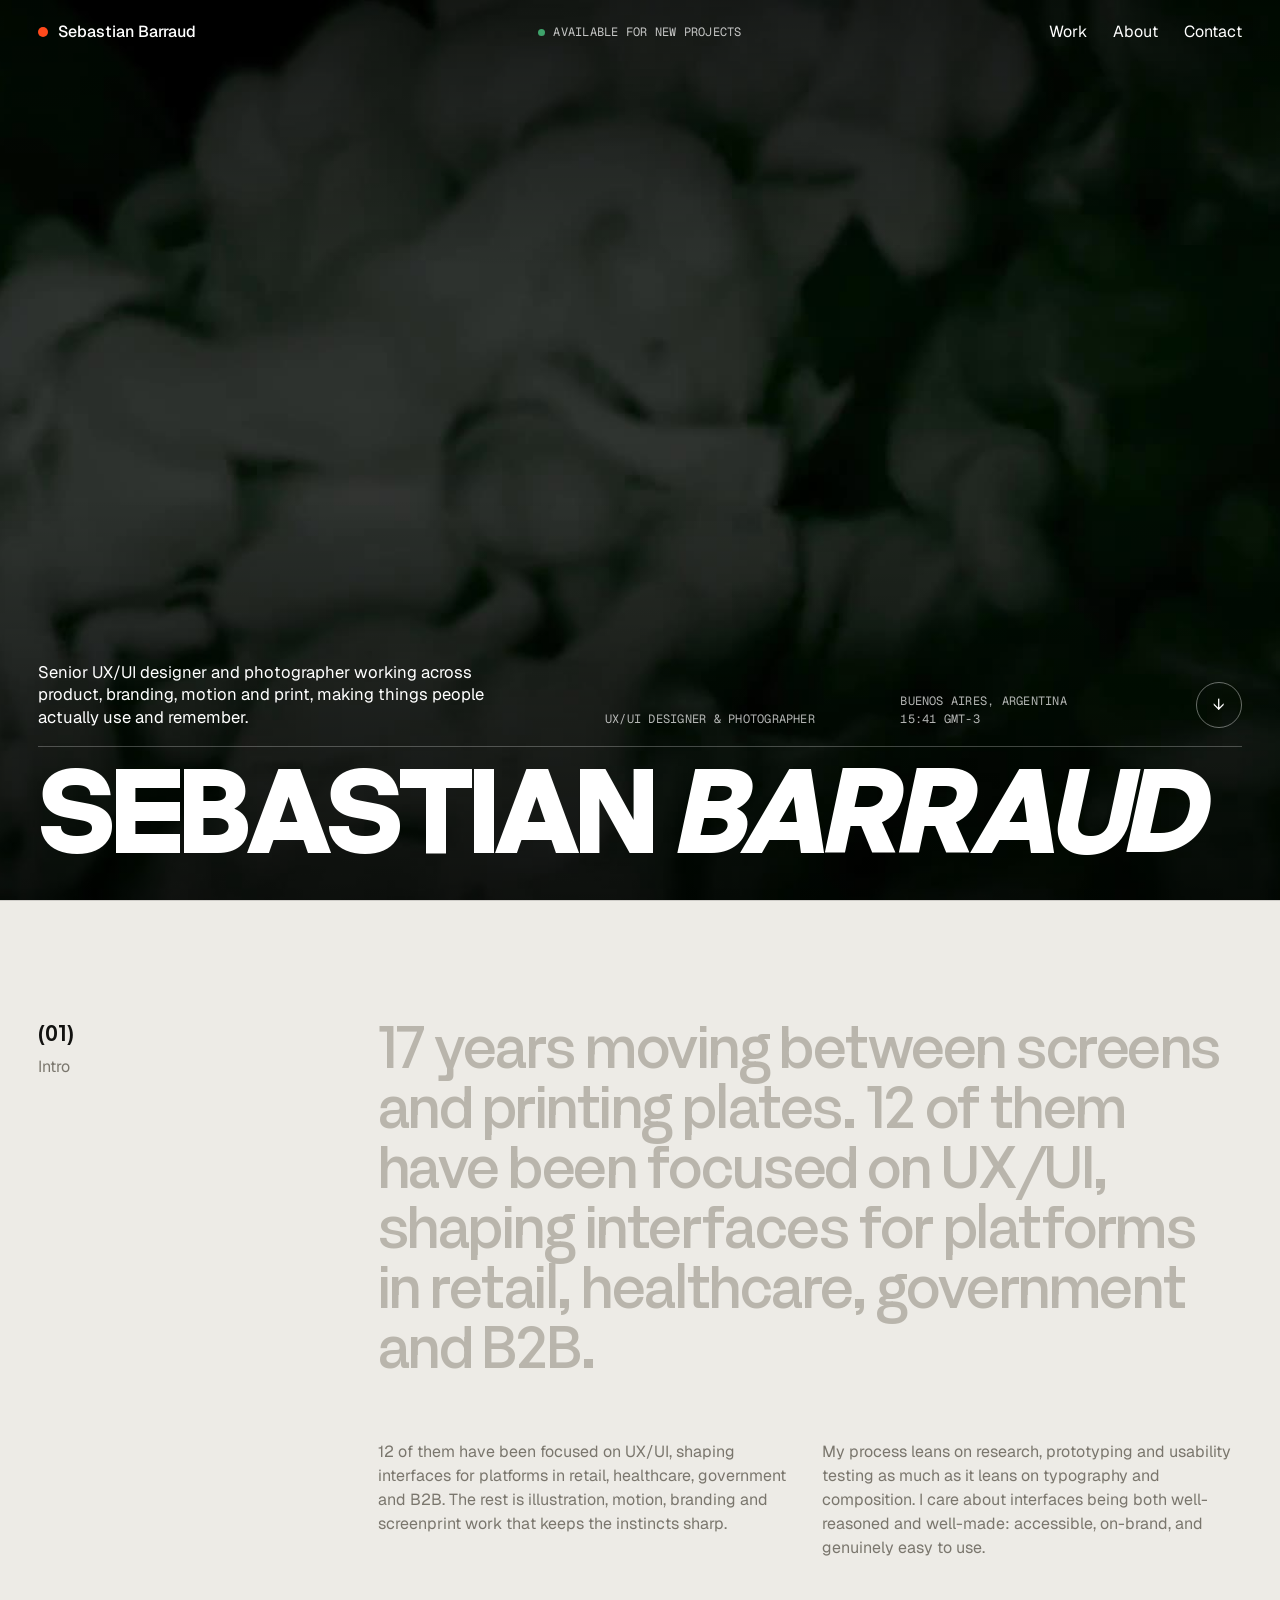
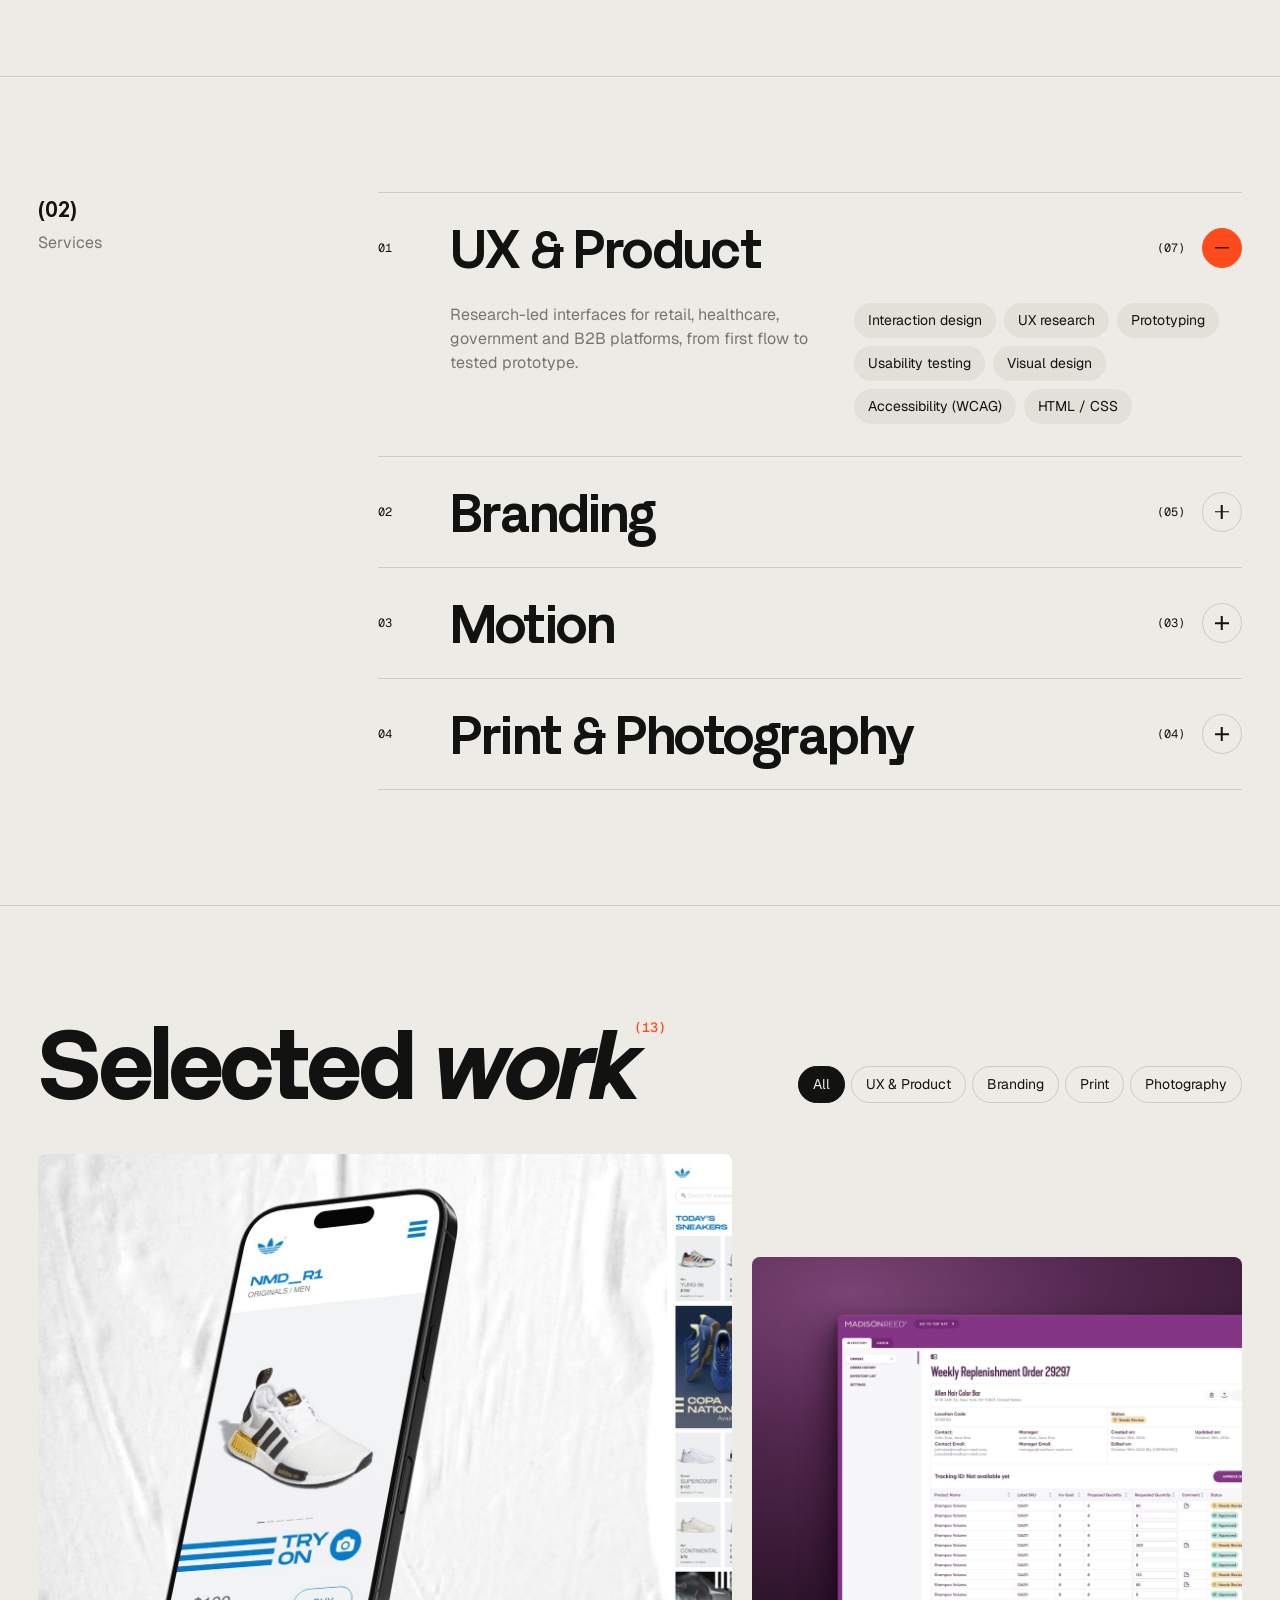
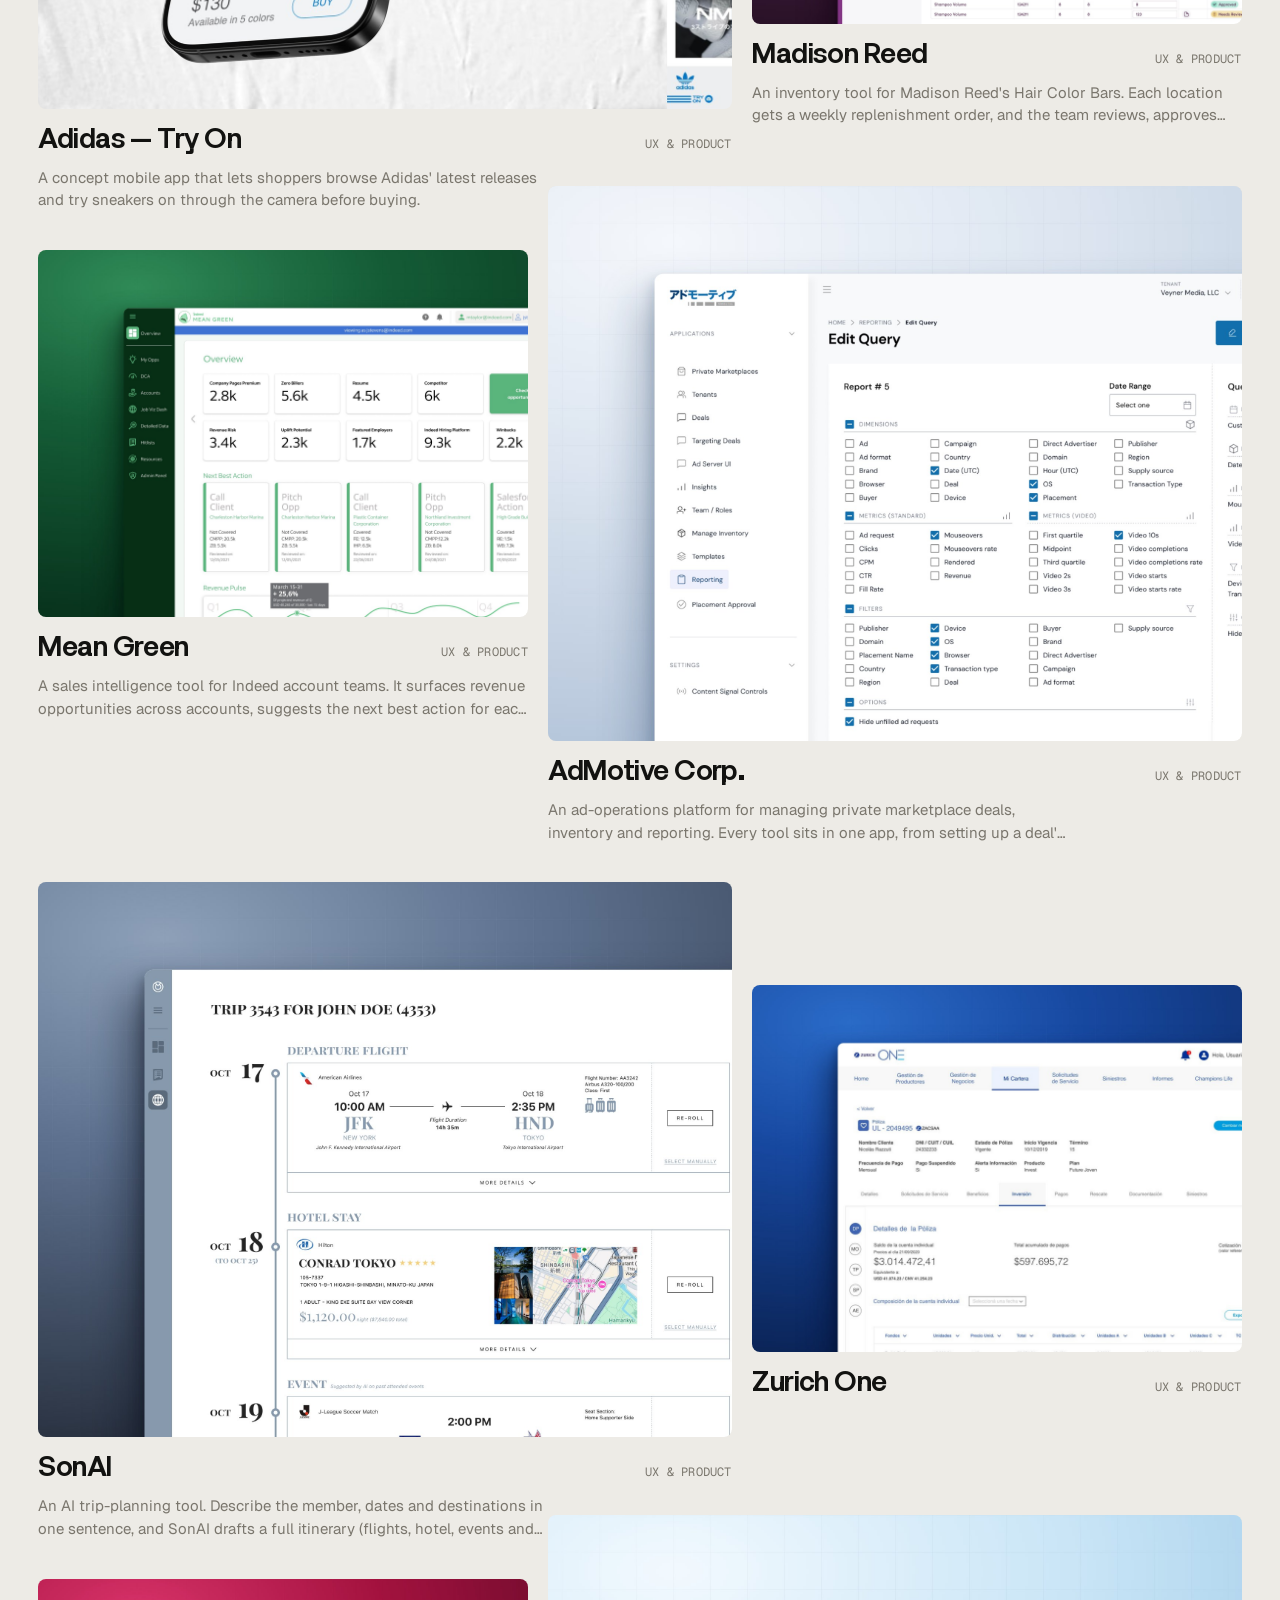
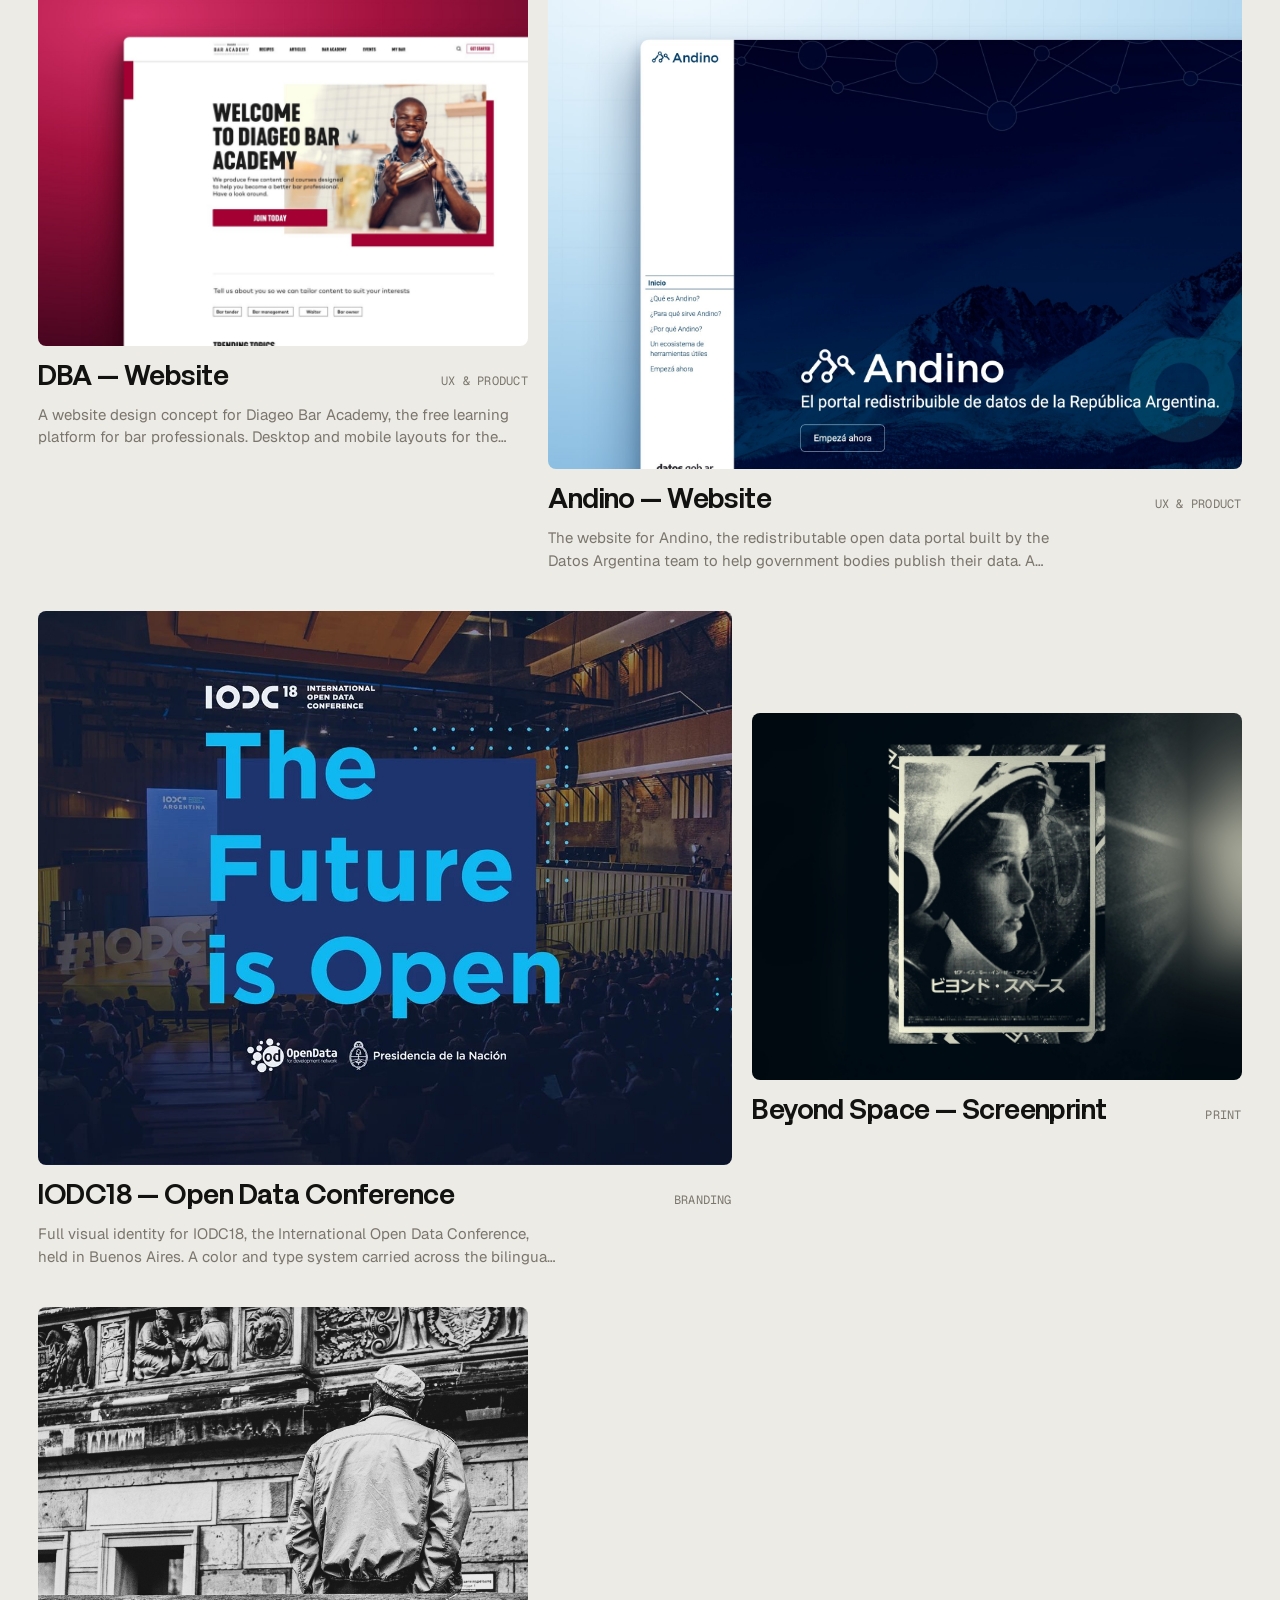
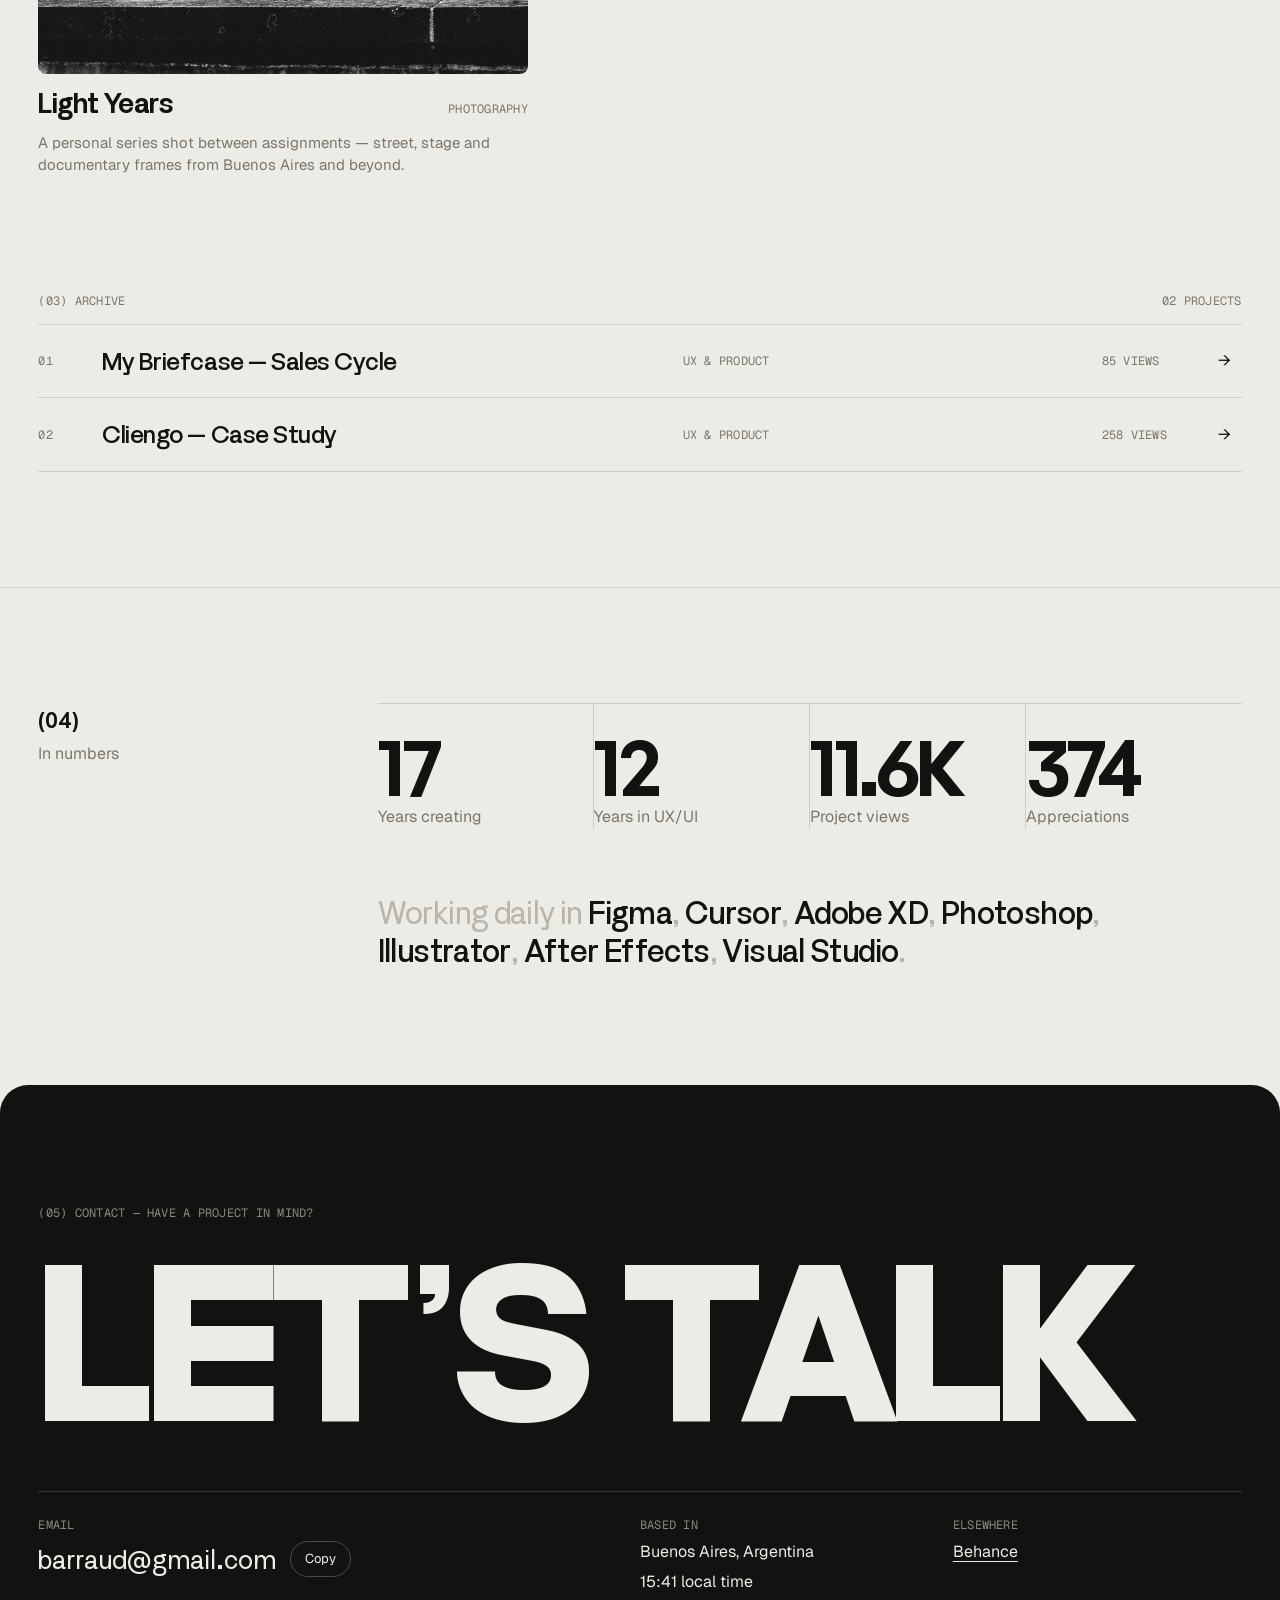
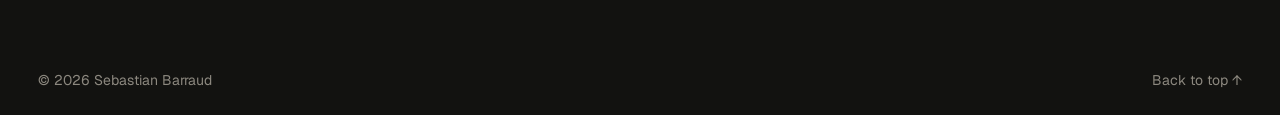
<file: index.html>
<!DOCTYPE html>
<html lang="en">
<head>
<meta charset="UTF-8">
<meta name="viewport" content="width=device-width, initial-scale=1">
<title>Sebastian Barraud — UX/UI Designer & Photographer</title>
<meta name="description" content="Sebastian Barraud is a senior UX/UI designer and photographer in Buenos Aires. Product design, branding, motion and print.">
<meta property="og:type" content="website">
<meta property="og:title" content="Sebastian Barraud — UX/UI Designer & Photographer">
<meta property="og:description" content="Product design, branding, motion and print. Buenos Aires, Argentina.">
<meta name="theme-color" content="#F1EFEA" media="(prefers-color-scheme: light)">
<meta name="theme-color" content="#0F0F0E" media="(prefers-color-scheme: dark)">
<link rel="icon" href="data:image/svg+xml,%3Csvg xmlns='http://www.w3.org/2000/svg' viewBox='0 0 32 32'%3E%3Crect width='32' height='32' rx='16' fill='%23121210'/%3E%3Ccircle cx='16' cy='16' r='6' fill='%23FF4A1C'/%3E%3C/svg%3E">
<!--
  HOMEPAGE — "Paper" design with the full-bleed header

  Same structure as td-alexfolio (hero → intro → services → projects →
  numbers → contact) but in your current light palette and your own
  Artific display face. The name straddles the bottom edge of the hero
  reel, the intro lights up word by word as you scroll, services are an
  accordion, and the work grid is asymmetric with category filters.

  Reads your real content from data/site.js and data/projects.js.
  Project case studies open on work.html#/work/<slug>.
  Project cards open the case study on your current site.
-->
<link rel="preconnect" href="https://fonts.googleapis.com">
<link rel="preconnect" href="https://fonts.gstatic.com" crossorigin>
<link href="https://fonts.googleapis.com/css2?family=Geist:wght@300..700&family=Geist+Mono:wght@400..600&display=swap" rel="stylesheet">
<link rel="preload" href="fonts/Artific-Variable.woff2" as="font" type="font/woff2" crossorigin>
<style>
@font-face{font-family:'Artific';src:url('fonts/Artific-Variable.woff2') format('woff2');font-weight:100 900;font-display:swap}
:root{
  --bg:#EDEBE6;
  --bg-2:#E3E0D9;
  --ink:#121210;
  --muted:#7A766D;
  --faint:#B9B5AC;
  --line:rgba(18,18,16,.14);
  --accent:#FF4A1C;
  --display:'Artific','Archivo','Helvetica Neue',Arial,sans-serif;
  --obli:"obli" 3.5467;
  --sans:'Geist',system-ui,-apple-system,'Segoe UI',sans-serif;
  --mono:'Geist Mono',ui-monospace,Menlo,monospace;
  --pad:clamp(16px,3vw,48px);
  --ease:cubic-bezier(.2,.7,.15,1);
}
*,*::before,*::after{box-sizing:border-box;margin:0;padding:0}
html{scroll-behavior:smooth;-webkit-text-size-adjust:100%}
body{background:var(--bg);color:var(--ink);font-family:var(--sans);font-size:16px;line-height:1.5;-webkit-font-smoothing:antialiased;overflow-x:hidden}
a{color:inherit;text-decoration:none}
img,video{display:block;max-width:100%}
ul,ol{list-style:none}
button{font:inherit;color:inherit;background:none;border:0;cursor:pointer}
::selection{background:var(--accent);color:var(--ink)}
:focus-visible{outline:2px solid var(--ink);outline-offset:3px}
em{font-style:normal;font-variation-settings:var(--obli)}

.mono{font-family:var(--mono);font-size:12px;letter-spacing:.02em;text-transform:uppercase}
.reveal{opacity:0;transform:translateY(24px);transition:opacity .9s var(--ease),transform .9s var(--ease);transition-delay:var(--d,0s)}
.reveal.in{opacity:1;transform:none}

/* ---------- section scaffold ---------- */
.sec{display:grid;grid-template-columns:minmax(160px,1fr) 3fr;gap:clamp(24px,4vw,64px);padding:clamp(72px,9vw,140px) var(--pad);border-top:1px solid var(--line)}
.sec-lbl{position:sticky;top:90px;align-self:start;display:flex;flex-direction:column;gap:6px}
.sec-lbl b{font-family:var(--display);font-size:22px;font-weight:600}
.sec-lbl span{color:var(--muted)}

/* intro — words light up on scroll */
.statement{font-family:var(--display);font-size:clamp(34px,4.6vw,76px);line-height:1.02;letter-spacing:-.025em;font-weight:500}
.statement .w{color:var(--faint);transition:color .4s}
.statement .w.on{color:var(--ink)}
.intro-copy{display:grid;grid-template-columns:1fr 1fr;gap:24px;margin-top:clamp(40px,5vw,72px);color:var(--muted);max-width:900px}

/* services accordion */
.acc{border-top:1px solid var(--line)}
.acc-item{border-bottom:1px solid var(--line)}
.acc-btn{width:100%;display:grid;grid-template-columns:56px 1fr auto 40px;align-items:center;gap:16px;padding:clamp(18px,2.2vw,30px) 0;text-align:left}
.acc-btn .t{font-family:var(--display);font-size:clamp(30px,4.2vw,68px);font-weight:600;letter-spacing:-.03em;line-height:1;transition:transform .5s var(--ease),font-variation-settings .5s}
.acc-btn:hover .t{transform:translateX(10px);font-variation-settings:var(--obli)}
.acc-btn .ic{width:40px;height:40px;border:1px solid var(--line);border-radius:50%;position:relative;transition:background .3s,transform .5s var(--ease)}
.acc-btn .ic::before,.acc-btn .ic::after{content:"";position:absolute;left:50%;top:50%;width:14px;height:1.5px;background:currentColor;transform:translate(-50%,-50%)}
.acc-btn .ic::after{transform:translate(-50%,-50%) rotate(90deg);transition:transform .4s var(--ease)}
.acc-item.open .ic{background:var(--accent);border-color:var(--accent)}
.acc-item.open .ic::after{transform:translate(-50%,-50%) rotate(0)}
.acc-panel{display:grid;grid-template-rows:0fr;transition:grid-template-rows .6s var(--ease)}
.acc-item.open .acc-panel{grid-template-rows:1fr}
.acc-inner{overflow:hidden}
.acc-body{display:grid;grid-template-columns:56px 1fr 1fr;gap:16px;padding-bottom:32px}
.acc-body p{grid-column:2;color:var(--muted);max-width:420px}
.chips{display:flex;flex-wrap:wrap;gap:8px;align-content:start}
.chips li{padding:7px 14px;border-radius:999px;background:var(--bg-2);font-size:14px}

/* work */
.work-head{display:flex;justify-content:space-between;align-items:flex-end;gap:24px;flex-wrap:wrap;margin-bottom:clamp(28px,4vw,56px)}
.work-head h2{font-family:var(--display);font-size:clamp(48px,7.5vw,128px);line-height:.85;letter-spacing:-.04em;font-weight:700}
.work-head h2 sup{font-family:var(--mono);font-size:.14em;color:var(--accent);vertical-align:top;letter-spacing:0;font-weight:500}
.filters{display:flex;flex-wrap:wrap;gap:6px}
.filters button{padding:7px 14px;border-radius:999px;border:1px solid var(--line);font-size:14px;transition:background .3s,color .3s}
.filters button[aria-pressed="true"]{background:var(--ink);color:var(--bg);border-color:var(--ink)}
.grid{display:grid;grid-template-columns:repeat(12,1fr);gap:clamp(24px,3vw,44px) clamp(14px,1.6vw,24px)}
.tile{grid-column:span 6;display:flex;flex-direction:column;gap:14px}
.tile:nth-child(4n+1){grid-column:span 7}
.tile:nth-child(4n+2){grid-column:span 5;margin-top:clamp(40px,8vw,140px)}
.tile:nth-child(4n+3){grid-column:span 5}
.tile:nth-child(4n+4){grid-column:span 7;margin-top:clamp(-100px,-5vw,-40px)}
.tile.hide{display:none}
.tile-img{position:relative;border-radius:8px;overflow:hidden;aspect-ratio:4/3;background:var(--bg-2)}
.tile:nth-child(4n+1) .tile-img,.tile:nth-child(4n+4) .tile-img{aspect-ratio:5/4}
.tile-img img{width:100%;height:100%;object-fit:cover;transition:transform 1.1s var(--ease)}
.tile:hover .tile-img img{transform:scale(1.05)}
.tile-img .view{position:absolute;left:50%;top:50%;transform:translate(-50%,-50%) scale(.6);opacity:0;padding:12px 20px;border-radius:999px;background:var(--accent);color:var(--ink);font-weight:500;font-size:14px;transition:opacity .35s,transform .5s var(--ease)}
.tile:hover .view{opacity:1;transform:translate(-50%,-50%) scale(1)}
.tile-txt{display:flex;justify-content:space-between;align-items:baseline;gap:16px}
.tile-txt h3{font-family:var(--display);font-size:clamp(22px,2.2vw,34px);font-weight:600;letter-spacing:-.02em;line-height:1.05}
.tile-txt .mono{color:var(--muted);white-space:nowrap}
.tile p{color:var(--muted);font-size:15px;max-width:520px;display:-webkit-box;-webkit-line-clamp:2;-webkit-box-orient:vertical;overflow:hidden}

.archive{margin-top:clamp(72px,9vw,140px)}
.archive .hd{display:flex;justify-content:space-between;color:var(--muted);padding-bottom:14px}
.row{display:grid;grid-template-columns:48px 1.4fr 1fr 100px 24px;align-items:center;gap:16px;padding:18px 0;border-top:1px solid var(--line);transition:padding .45s var(--ease),background .3s}
.row:last-child{border-bottom:1px solid var(--line)}
.row h4{font-family:var(--display);font-size:clamp(20px,1.9vw,28px);font-weight:500;letter-spacing:-.02em}
.row .mono{color:var(--muted)}
.row .ar{transition:transform .4s var(--ease)}
.row:hover{padding-left:14px;padding-right:6px}
.row:hover .ar{transform:rotate(-45deg);color:var(--accent)}
.row.hide{display:none}
.peek{position:fixed;left:0;top:0;width:280px;aspect-ratio:4/3;border-radius:8px;overflow:hidden;pointer-events:none;z-index:60;opacity:0;transform:translate(-50%,-50%) rotate(-3deg) scale(.8);transition:opacity .25s,transform .4s var(--ease)}
.peek.on{opacity:1;transform:translate(-50%,-50%) rotate(-3deg) scale(1)}
.peek img{width:100%;height:100%;object-fit:cover}

/* numbers */
.nums{display:grid;grid-template-columns:repeat(4,1fr);border-top:1px solid var(--line)}
.nums div{padding:24px 20px 0 0;border-right:1px solid var(--line)}
.nums div:last-child{border-right:0}
.nums b{display:block;font-family:var(--display);font-size:clamp(48px,6vw,104px);font-weight:700;letter-spacing:-.04em;line-height:1}
.nums span{color:var(--muted)}
.tools{margin-top:clamp(40px,5vw,64px);font-family:var(--display);font-size:clamp(22px,2.4vw,38px);line-height:1.25;letter-spacing:-.02em;color:var(--faint)}
.tools b{color:var(--ink);font-weight:500}

/* contact */
.foot{background:var(--ink);color:var(--bg);padding:clamp(72px,9vw,140px) var(--pad) 24px;border-radius:28px 28px 0 0}
.foot .mono{color:#8C887F}
.big{display:block;font-family:var(--display);font-weight:800;font-size:clamp(72px,17vw,320px);line-height:.82;letter-spacing:-.045em;text-transform:uppercase;margin:24px 0 clamp(40px,5vw,72px);transition:font-variation-settings .6s var(--ease),color .4s}
.big:hover{font-variation-settings:var(--obli);color:var(--accent)}
.foot-row{display:grid;grid-template-columns:2fr 1fr 1fr;gap:24px;padding-top:24px;border-top:1px solid rgba(237,235,230,.16)}
.mail{display:flex;align-items:center;gap:14px;flex-wrap:wrap;font-size:clamp(20px,2vw,30px);font-family:var(--display)}
.copy{font-family:var(--sans);font-size:13px;padding:7px 14px;border-radius:999px;border:1px solid rgba(237,235,230,.25);transition:background .3s,color .3s}
.copy:hover{background:var(--bg);color:var(--ink)}
.foot-row>div{display:flex;flex-direction:column;gap:6px}
.foot-row a.u{text-decoration:underline;text-underline-offset:4px}
.foot-bot{display:flex;justify-content:space-between;margin-top:clamp(48px,6vw,96px);color:#8C887F;font-size:14px}

/* ---------- header (full-bleed) ---------- */
.brand{display:inline-flex;align-items:center;gap:10px;font-weight:500;white-space:nowrap}
.dot{width:10px;height:10px;border-radius:50%;background:var(--accent)}
.avail{display:inline-flex;align-items:center;gap:8px}
.avail i{width:7px;height:7px;border-radius:50%;background:#3FA36B;box-shadow:0 0 0 0 rgba(63,163,107,.6);animation:pulse 2s infinite}
@keyframes pulse{70%{box-shadow:0 0 0 8px rgba(63,163,107,0)}100%{box-shadow:0 0 0 0 rgba(63,163,107,0)}}
@keyframes rise{from{transform:translateY(30%);opacity:0}to{transform:none;opacity:1}}
.fit{font-family:var(--display);font-weight:800;text-transform:uppercase;letter-spacing:-.035em;line-height:.8;white-space:nowrap}
.fit .nm{display:inline-block}
.fit .nm>span,.fit .nm>em{animation:rise 1.2s var(--ease) both}
.fit .nm>em{animation-delay:.1s}
.vid{position:relative;overflow:hidden;background:#1a1c1a}
.vid video,.vid img{position:absolute;inset:0;width:100%;height:100%;object-fit:cover}
.lnk{position:relative}
.lnk::after{content:"";position:absolute;left:0;right:0;bottom:-2px;height:1px;background:currentColor;transform:scaleX(0);transform-origin:right;transition:transform .4s var(--ease)}
.lnk:hover::after{transform:scaleX(1);transform-origin:left}

/* compact bar that drops in once you scroll past the header */
.mini{position:fixed;top:12px;left:50%;transform:translate(-50%,-160%);z-index:60;display:flex;align-items:center;gap:2px;padding:6px 6px 6px 16px;background:rgba(18,18,16,.92);color:var(--bg);border-radius:999px;backdrop-filter:blur(12px);-webkit-backdrop-filter:blur(12px);transition:transform .55s var(--ease);font-size:14px;white-space:nowrap}
.mini.on{transform:translate(-50%,0)}
.mini .brand{margin-right:12px}
.mini a.l{padding:7px 12px;border-radius:999px;transition:background .3s}
.mini a.l:hover{background:rgba(255,255,255,.1)}
.mini a.go{background:var(--accent);color:var(--ink);padding:7px 14px;border-radius:999px;margin-left:4px}

.hv3{position:relative;height:100svh;min-height:620px;color:#fff;overflow:hidden;background:#111}
.hv3 .vid{position:absolute;inset:0}
.hv3 .vid::after{content:"";position:absolute;inset:0;background:linear-gradient(180deg,rgba(0,0,0,.45),rgba(0,0,0,0) 30%,rgba(0,0,0,0) 55%,rgba(0,0,0,.6))}
.v3-nav{position:relative;z-index:2;display:grid;grid-template-columns:1fr auto 1fr;align-items:center;padding:20px var(--pad)}
.v3-nav nav{justify-self:end;display:flex;gap:26px}
.v3-nav .avail{color:rgba(255,255,255,.75)}
.v3-bot{position:absolute;left:var(--pad);right:var(--pad);bottom:clamp(28px,5vh,56px);z-index:2}
.v3-row{display:grid;grid-template-columns:2fr 1fr 1fr auto;gap:24px;align-items:end;padding-bottom:clamp(14px,2vh,24px);margin-bottom:clamp(10px,1.6vh,18px);border-bottom:1px solid rgba(255,255,255,.25)}
.v3-row p{font-size:clamp(16px,1.3vw,20px);max-width:460px;line-height:1.35}
.v3-row .mono{color:rgba(255,255,255,.7)}
.v3-row .cue{display:grid;place-items:center;width:46px;height:46px;border-radius:50%;border:1px solid rgba(255,255,255,.4);animation:bob 2.4s var(--ease) infinite}
@keyframes bob{50%{transform:translateY(6px)}}

@media (max-width:860px){
  .v3-nav{grid-template-columns:1fr auto}
  .v3-nav .avail{display:none}
  .v3-nav nav a:not(:last-child){display:none}
  .v3-row{grid-template-columns:1fr auto}
  .v3-row .hide-m{display:none}
  .hv3 .fit .nm>span,.hv3 .fit .nm>em{display:block}
  .v3-bot{bottom:84px}
  .mini .brand{display:none}
}

@media (max-width:860px){
  .hdr{grid-template-columns:1fr auto}
  .sec{grid-template-columns:1fr}
  .sec-lbl{position:static;flex-direction:row;gap:10px;align-items:baseline}
  .intro-copy{grid-template-columns:1fr}
  .acc-btn{grid-template-columns:36px 1fr 36px}
  .acc-btn .mono.c{display:none}
  .acc-body{grid-template-columns:1fr}
  .acc-body p{grid-column:1}
  .tile,.tile:nth-child(n){grid-column:1/-1;margin-top:0}
  .row{grid-template-columns:32px 1fr 24px}
  .row .cat,.row .v{display:none}
  .nums{grid-template-columns:1fr 1fr}
  .nums div{border-right:0;border-bottom:1px solid var(--line);padding-bottom:20px}
  .foot-row{grid-template-columns:1fr}
}
@media (prefers-reduced-motion:reduce){
  *{animation:none!important;transition:none!important}
  .reveal{opacity:1;transform:none}
  .statement .w{color:var(--ink)}
}
</style>
</head>
<body>

<!-- compact bar that drops in after scrolling past the header -->
<div class="mini" id="mini"><a class="brand" href="#top"><span class="dot"></span><span class="bn"></span></a><a class="l" href="#work">Work</a><a class="l" href="#about">About</a><a class="go" href="#contact">Let’s talk</a></div>

<main id="top">
  <!-- ============ HEADER · FULL-BLEED ============ -->
  <section class="hv3">
    <div class="vid" data-video></div>
    <div class="v3-nav">
      <a class="brand" href="#top"><span class="dot"></span><span class="bn"></span></a>
      <span class="avail mono"><i></i>Available for new projects</span>
      <nav><a class="lnk" href="#work">Work</a><a class="lnk" href="#about">About</a><a class="lnk" href="#contact">Contact</a></nav>
    </div>
    <div class="v3-bot">
      <div class="v3-row">
        <p class="tl hide-m"></p>
        <span class="mono hide-m role"></span>
        <span class="mono"><span class="city"></span><br><span class="ck"></span></span>
        <a class="cue" href="#about" aria-label="Scroll down">↓</a>
      </div>
      <h1 class="fit nmh"></h1>
    </div>
  </section>



  <section class="sec" id="about">
    <div class="sec-lbl"><b>(01)</b><span>Intro</span></div>
    <div>
      <h2 class="statement" id="statement"></h2>
      <div class="intro-copy reveal" id="introCopy"></div>
    </div>
  </section>

  <section class="sec" id="services">
    <div class="sec-lbl"><b>(02)</b><span>Services</span></div>
    <div class="acc" id="acc"></div>
  </section>

  <section class="sec" id="work" style="grid-template-columns:1fr">
    <div>
      <div class="work-head">
        <h2 class="reveal">Selected <em>work</em><sup id="count"></sup></h2>
        <div class="filters" id="filters" role="group" aria-label="Filter by category"></div>
      </div>
      <div class="grid" id="grid"></div>
      <div class="archive">
        <div class="hd mono"><span>(03) Archive</span><span id="archCount"></span></div>
        <div id="archive"></div>
      </div>
    </div>
  </section>

  <section class="sec" id="numbers">
    <div class="sec-lbl"><b>(04)</b><span>In numbers</span></div>
    <div>
      <div class="nums" id="nums"></div>
      <p class="tools reveal" id="tools"></p>
    </div>
  </section>
</main>

<footer class="foot" id="contact">
  <span class="mono">(05) Contact — have a project in mind?</span>
  <a class="big" id="big" href="#">Let’s talk</a>
  <div class="foot-row">
    <div><span class="mono">Email</span><div class="mail"><a id="mail" href="#"></a><button class="copy" id="copyBtn" type="button">Copy</button></div></div>
    <div><span class="mono">Based in</span><span id="city"></span><span id="clock"></span></div>
    <div><span class="mono">Elsewhere</span><span id="links"></span></div>
  </div>
  <div class="foot-bot"><span id="cr"></span><a href="#top">Back to top ↑</a></div>
</footer>

<div class="peek" id="peek"><img alt=""></div>

<script src="data/site.js"></script>
<script src="data/projects.js"></script>
<script>
(function(){
  var S = window.SITE || {}, CATS = S.categories || {};
  var P = (window.PROJECTS || []).map(function(p,i){ return Object.assign({index:i}, p); });
  var $ = function(s){ return document.querySelector(s); };
  var esc = function(s){ return String(s==null?'':s).replace(/[&<>"']/g,function(c){return {'&':'&amp;','<':'&lt;','>':'&gt;','"':'&quot;',"'":'&#39;'}[c];}); };
  var pad = function(n){ return String(n).padStart(2,'0'); };
  var yrs = function(f){ return new Date().getFullYear() - f; };
  var tok = function(t){ return String(t||'').replace(/\{years\}/g, yrs(S.careerStart||2009)).replace(/\{uxYears\}/g, yrs(S.uxStart||2014)); };
  var src = function(u){ return /^https?:/.test(u) ? u : u; };
  var big = function(u){ return u && u.indexOf('/projects/404/')>-1 ? u.replace('/projects/404/','/projects/808/') : u; };
  var cat = function(p){ return (CATS[p.category]||{}).label || p.category || 'Project'; };
  var link = function(p){ return 'work.html#/work/' + p.slug; };
  var reduce = matchMedia('(prefers-reduced-motion: reduce)').matches;
  function cover(p){
    if (/placeholder/.test(p.img||'')) {
      var g = (p.blocks||[]).find(function(b){ return b.type==='gallery'; });
      if (g) return { u: src(g.images[0].src), pos: 'top' };
    }
    var remote = /^https?:/.test(p.img);
    return { u: remote ? big(p.img) : src(p.img), pos: p.imgPosition || 'center', fb: remote ? p.img : '' };
  }
  function imgTag(p){
    var c = cover(p);
    return '<img loading="lazy" src="'+esc(c.u)+'" alt="'+esc(p.alt||p.title)+'" style="object-position:'+esc(c.pos)+'"' +
      (c.fb ? ' onerror="this.onerror=null;this.src=\''+esc(c.fb)+'\'"' : '') + '>';
  }



  /* intro: split the statement into words that light up while scrolling */
  var A = S.about || {};
  var words = (tok(A.statement) + ' ' + tok((A.paragraphs||[])[0]||'').split('. ')[0] + '.').split(/\s+/);
  $('#statement').innerHTML = words.map(function(w){ return '<span class="w">'+esc(w)+'</span>'; }).join(' ');
  $('#introCopy').innerHTML = (A.paragraphs||[]).map(function(t){ return '<p>'+esc(tok(t))+'</p>'; }).join('');
  var ws = Array.prototype.slice.call(document.querySelectorAll('.statement .w'));
  function light(){
    var r = $('#statement').getBoundingClientRect(), vh = innerHeight;
    var prog = Math.min(1, Math.max(0, (vh*0.85 - r.top) / (r.height + vh*0.35)));
    var n = Math.round(prog * ws.length);
    ws.forEach(function(w,i){ w.classList.toggle('on', i < n); });
  }
  addEventListener('scroll', light, {passive:true}); light();

  /* services — edit the copy here */
  var SERVICES = [
    { t:'UX & Product', d:'Research-led interfaces for retail, healthcare, government and B2B platforms, from first flow to tested prototype.',
      items:['Interaction design','UX research','Prototyping','Usability testing','Visual design','Accessibility (WCAG)','HTML / CSS'] },
    { t:'Branding', d:'Identity systems that hold up from a website down to a single slide or an exhibition stand.',
      items:['Visual identity','Brand guidelines','Presentation templates','Event & exhibition','TV branding'] },
    { t:'Motion', d:'Movement that explains the product and gives a brand its rhythm.',
      items:['Motion design','Product walkthroughs','Broadcast graphics'] },
    { t:'Print & Photography', d:'The analog side: screenprint, illustration and documentary photography.',
      items:['Screenprint','Illustration','Street & documentary','Stage & live music'] }
  ];
  $('#acc').innerHTML = SERVICES.map(function(s,i){
    return '<div class="acc-item'+(i===0?' open':'')+'"><button class="acc-btn" aria-expanded="'+(i===0)+'"><span class="mono">'+pad(i+1)+'</span><span class="t">'+esc(s.t)+'</span>' +
      '<span class="mono c">('+pad(s.items.length)+')</span><span class="ic" aria-hidden="true"></span></button>' +
      '<div class="acc-panel"><div class="acc-inner"><div class="acc-body"><p>'+esc(s.d)+'</p><ul class="chips">' +
      s.items.map(function(it){ return '<li>'+esc(it)+'</li>'; }).join('') + '</ul></div></div></div></div>';
  }).join('');
  document.querySelectorAll('.acc-btn').forEach(function(b){
    b.addEventListener('click', function(){
      var item = b.parentNode, open = !item.classList.contains('open');
      item.classList.toggle('open', open); b.setAttribute('aria-expanded', open);
    });
  });

  /* work */
  var feat = P.filter(function(p){ return p.blocks && p.blocks.length; });
  var rest = P.filter(function(p){ return !(p.blocks && p.blocks.length); });
  $('#count').textContent = '('+pad(P.length)+')';
  $('#grid').innerHTML = feat.map(function(p,i){
    return '<a class="tile reveal" data-cat="'+esc(p.category)+'" href="'+link(p)+'">' +
      '<div class="tile-img">'+imgTag(p)+'<span class="view">View case ↗</span></div>' +
      '<div class="tile-txt"><h3>'+esc(p.title)+'</h3><span class="mono">'+esc(cat(p))+(p.year?' · '+esc(p.year):'')+'</span></div>' +
      (p.summary ? '<p>'+esc(p.summary)+'</p>' : '') + '</a>';
  }).join('');
  $('#archCount').textContent = pad(rest.length) + ' projects';
  $('#archive').innerHTML = rest.map(function(p,i){
    var c = cover(p);
    return '<a class="row reveal" data-cat="'+esc(p.category)+'" href="'+link(p)+'" data-img="'+esc(c.u)+'" data-fb="'+esc(c.fb||'')+'">' +
      '<span class="mono">'+pad(i+1)+'</span><h4>'+esc(p.title)+'</h4><span class="mono cat">'+esc(cat(p))+'</span>' +
      '<span class="mono v">'+(p.views?esc(p.views)+' views':'Coming soon')+'</span><span class="ar">→</span></a>';
  }).join('');

  /* filters */
  var used = {}; P.forEach(function(p){ used[p.category] = (used[p.category]||0)+1; });
  var keys = Object.keys(CATS).filter(function(k){ return used[k]; });
  $('#filters').innerHTML = '<button aria-pressed="true" data-f="all">All</button>' +
    keys.map(function(k){ return '<button aria-pressed="false" data-f="'+k+'">'+esc(CATS[k].label)+'</button>'; }).join('');
  $('#filters').addEventListener('click', function(e){
    var b = e.target.closest('button'); if(!b) return;
    this.querySelectorAll('button').forEach(function(x){ x.setAttribute('aria-pressed', x===b); });
    var f = b.dataset.f;
    document.querySelectorAll('.tile,.row').forEach(function(el){ el.classList.toggle('hide', f!=='all' && el.dataset.cat!==f); el.classList.add('in'); });
  });

  /* cursor peek */
  var peek = $('#peek'), pimg = peek.querySelector('img');
  if (matchMedia('(hover:hover) and (min-width:861px)').matches){
    document.querySelectorAll('.row').forEach(function(a){
      a.addEventListener('mouseenter',function(){ pimg.onerror=function(){ if(a.dataset.fb){ pimg.onerror=null; pimg.src=a.dataset.fb; } }; pimg.src=a.dataset.img; peek.classList.add('on'); });
      a.addEventListener('mouseleave',function(){ peek.classList.remove('on'); });
    });
    addEventListener('mousemove',function(e){ peek.style.left=e.clientX+'px'; peek.style.top=e.clientY+'px'; });
  }

  /* numbers */
  var stats = [{value:yrs(S.careerStart||2009), label:'Years creating'},{value:yrs(S.uxStart||2014), label:'Years in UX/UI'}].concat(A.stats||[]);
  $('#nums').innerHTML = stats.map(function(s,i){ return '<div class="reveal" style="--d:'+(i*.07)+'s"><b>'+esc(s.value)+'</b><span>'+esc(s.label)+'</span></div>'; }).join('');
  $('#tools').innerHTML = 'Working daily in ' + (A.tools||[]).map(function(t){ return '<b>'+esc(t)+'</b>'; }).join(', ') + '.';

  /* footer */
  $('#big').href = $('#mail').href = 'mailto:' + S.email;
  $('#mail').textContent = S.email;
  $('#city').textContent = S.city;
  $('#links').innerHTML = (S.links||[]).map(function(l){ return '<a class="u" href="'+esc(l.url)+'" target="_blank" rel="noopener">'+esc(l.label)+'</a>'; }).join(' · ');
  $('#cr').textContent = '© ' + new Date().getFullYear() + ' ' + S.name;
  $('#copyBtn').addEventListener('click', function(){
    var b = this;
    (navigator.clipboard ? navigator.clipboard.writeText(S.email) : Promise.reject()).then(function(){ b.textContent = 'Copied ✓'; setTimeout(function(){ b.textContent = 'Copy'; }, 1600); }).catch(function(){});
  });

  function tick(){
    var t = new Intl.DateTimeFormat('en-GB',{timeZone:S.timezone||'America/Argentina/Buenos_Aires',hour:'2-digit',minute:'2-digit'}).format(new Date());
    $('#clock').textContent = t + ' local time'; document.querySelectorAll('.ck').forEach(function(c){ c.textContent = t + ' GMT-3'; });
  }
  tick(); setInterval(tick, 15000);

  /* header variants */
  var HV = S.heroVideo, fills = function(sel, v, html){ document.querySelectorAll(sel).forEach(function(e){ if(html) e.innerHTML = v; else e.textContent = v; }); };
  fills('.bn', S.name); fills('.city', S.city); fills('.role', S.role); fills('.tl', S.tagline || '');
  fills('.exp', yrs(S.careerStart||2009) + ' years');
  fills('.nmh', '<span class="nm"><span>'+esc(S.firstName)+'</span> <em>'+esc(S.lastName)+'</em></span>', true);
  document.querySelectorAll('[data-video]').forEach(function(box){
    if (HV && HV.src && !reduce) box.insertAdjacentHTML('afterbegin','<video autoplay muted loop playsinline poster="'+esc(src(HV.poster))+'"><source src="'+esc(src(HV.src))+'" type="video/mp4"></video>');
    else if (HV && HV.poster) box.insertAdjacentHTML('afterbegin','<img src="'+esc(src(HV.poster))+'" alt="">');
  });
  function fit(){
    document.querySelectorAll('.fit').forEach(function(el){
      if (!el.offsetParent) return;
      el.style.fontSize = '100px';
      var nm = el.querySelector('.nm'); if (!nm) return;
      el.style.fontSize = (100 * el.clientWidth / nm.getBoundingClientRect().width * 0.97) + 'px';
    });
  }
  document.querySelectorAll('[data-video] video').forEach(function(v){ v.play().catch(function(){}); });
  fit();
  (document.fonts ? document.fonts.ready : Promise.resolve()).then(fit);
  addEventListener('resize', fit);

  var mini = $('#mini');
  addEventListener('scroll', function(){
    var h = document.querySelector('.hv3');
    mini.classList.toggle('on', !!h && scrollY > h.offsetHeight - 80);
  }, {passive:true});

  var io = new IntersectionObserver(function(es){ es.forEach(function(e){ if(e.isIntersecting){ e.target.classList.add('in'); io.unobserve(e.target); } }); },{rootMargin:'0px 0px -8% 0px'});
  document.querySelectorAll('.reveal').forEach(function(el){ io.observe(el); });
})();
</script>
</body>
</html>
</file>
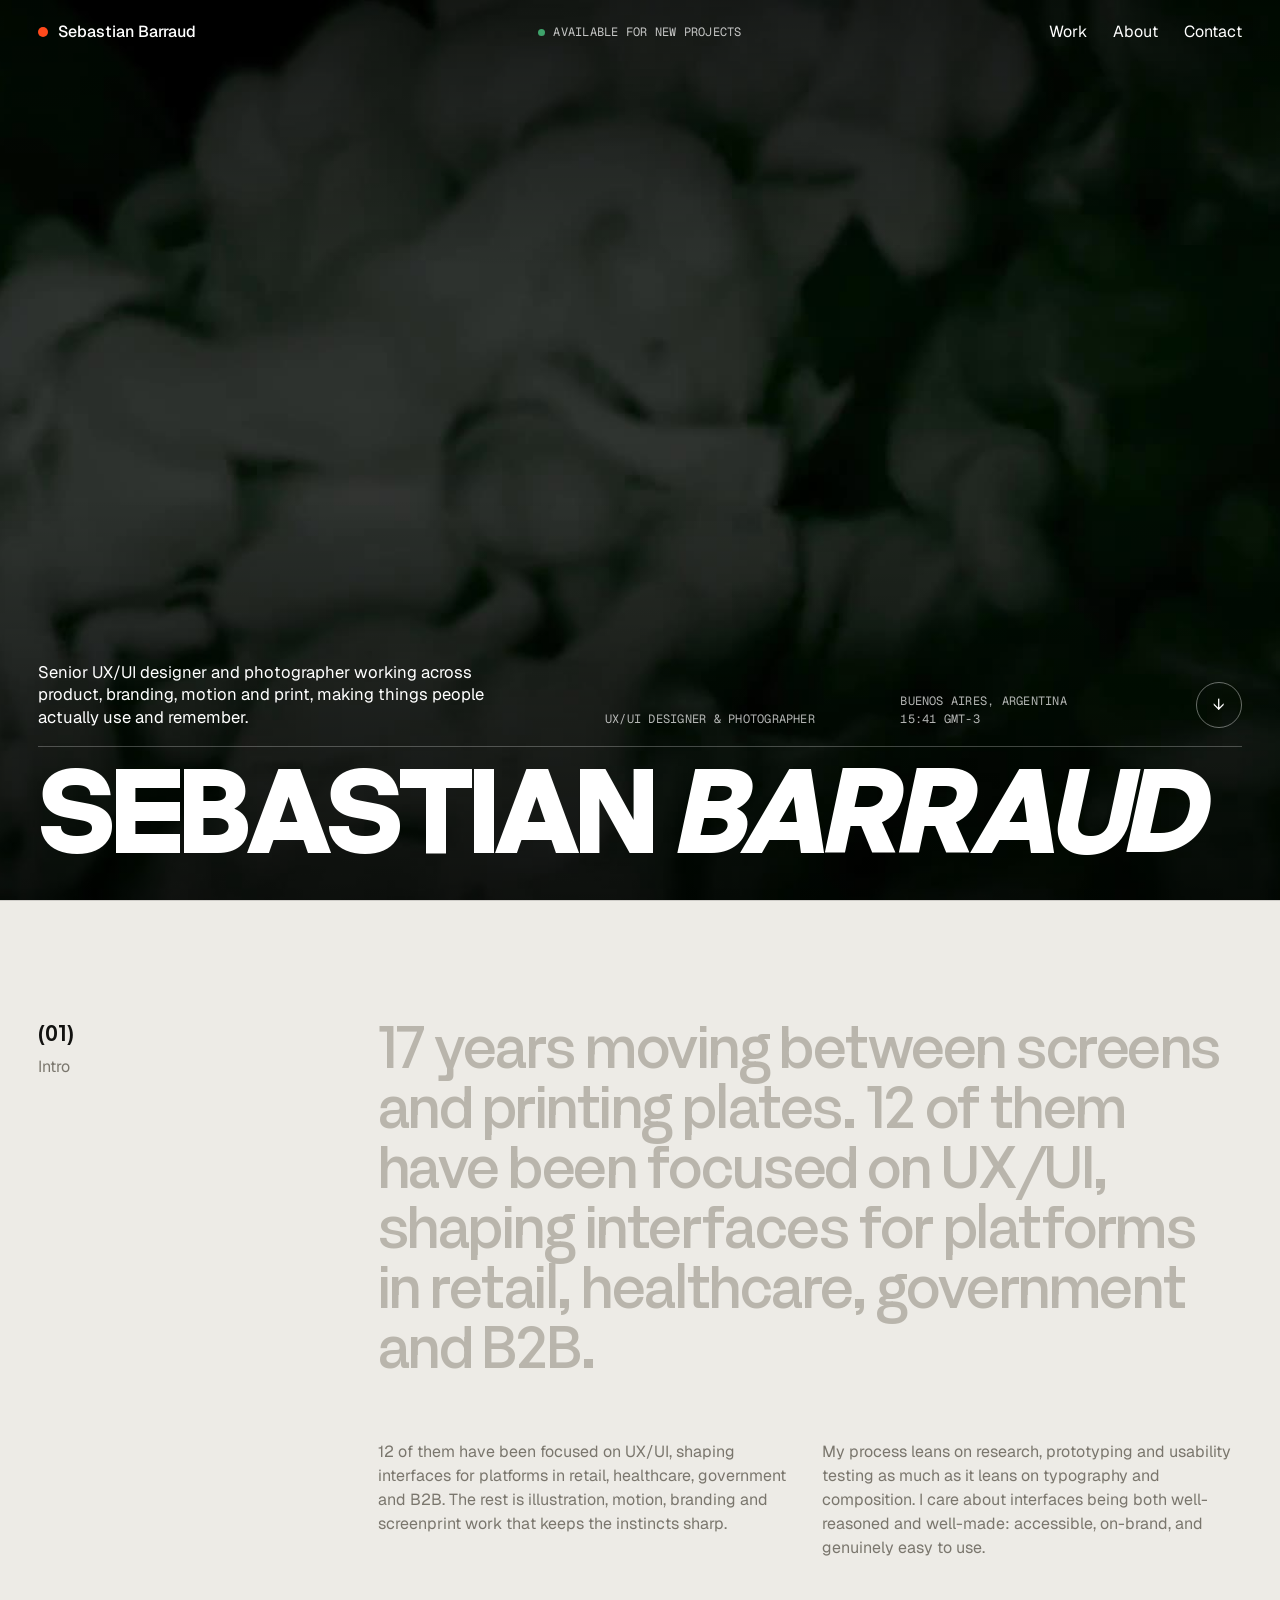
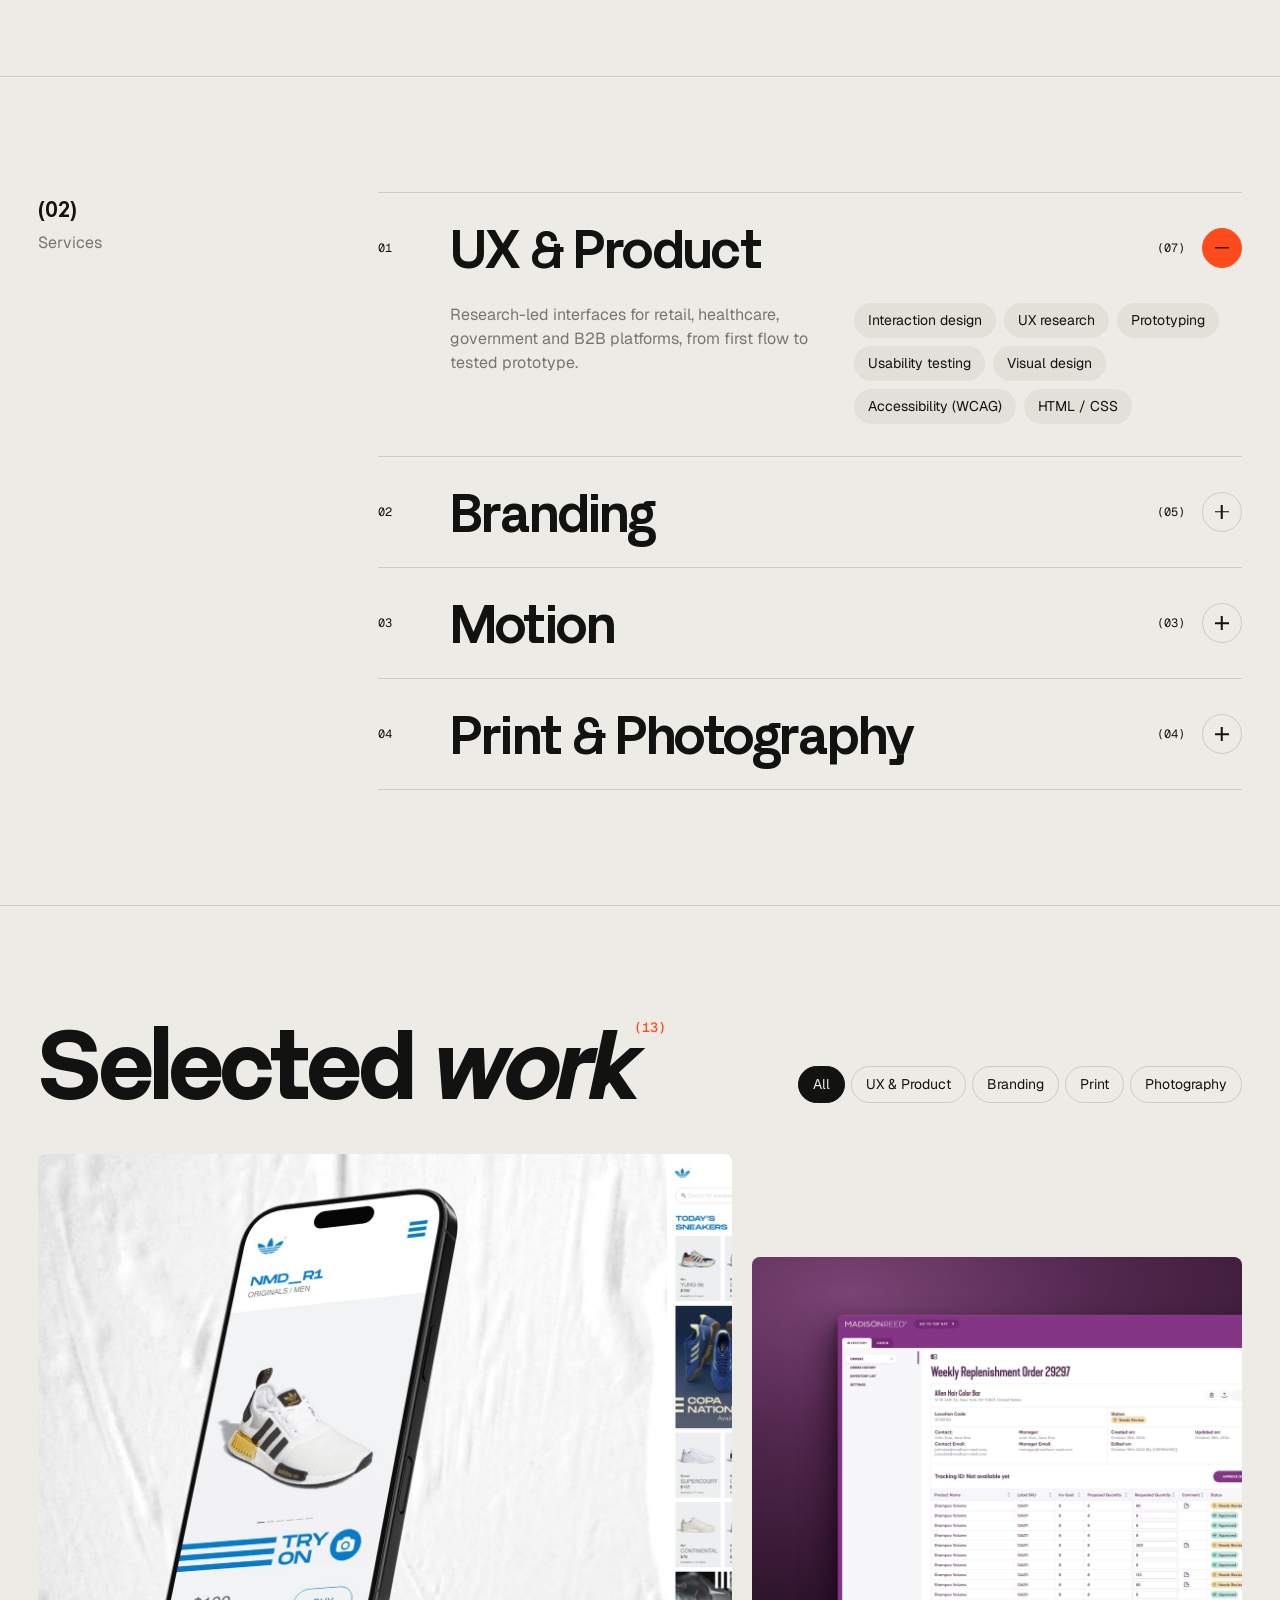
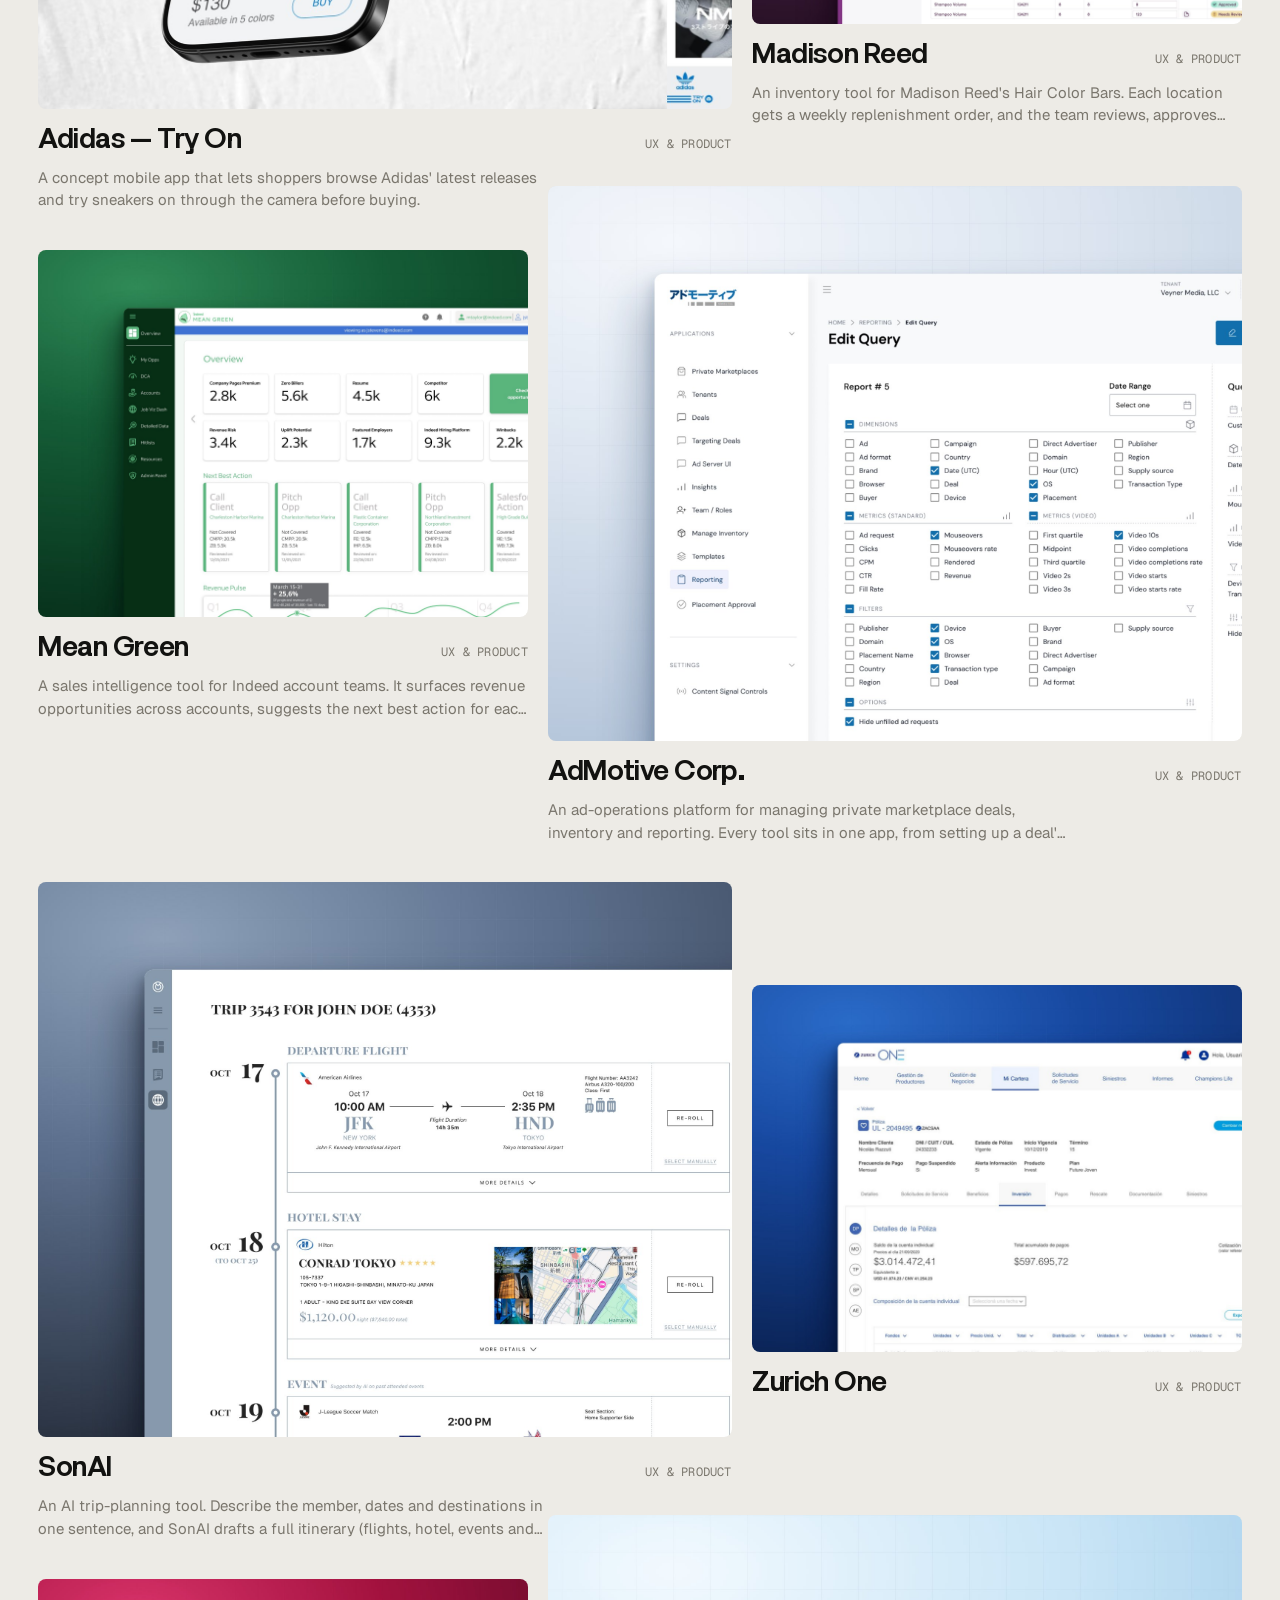
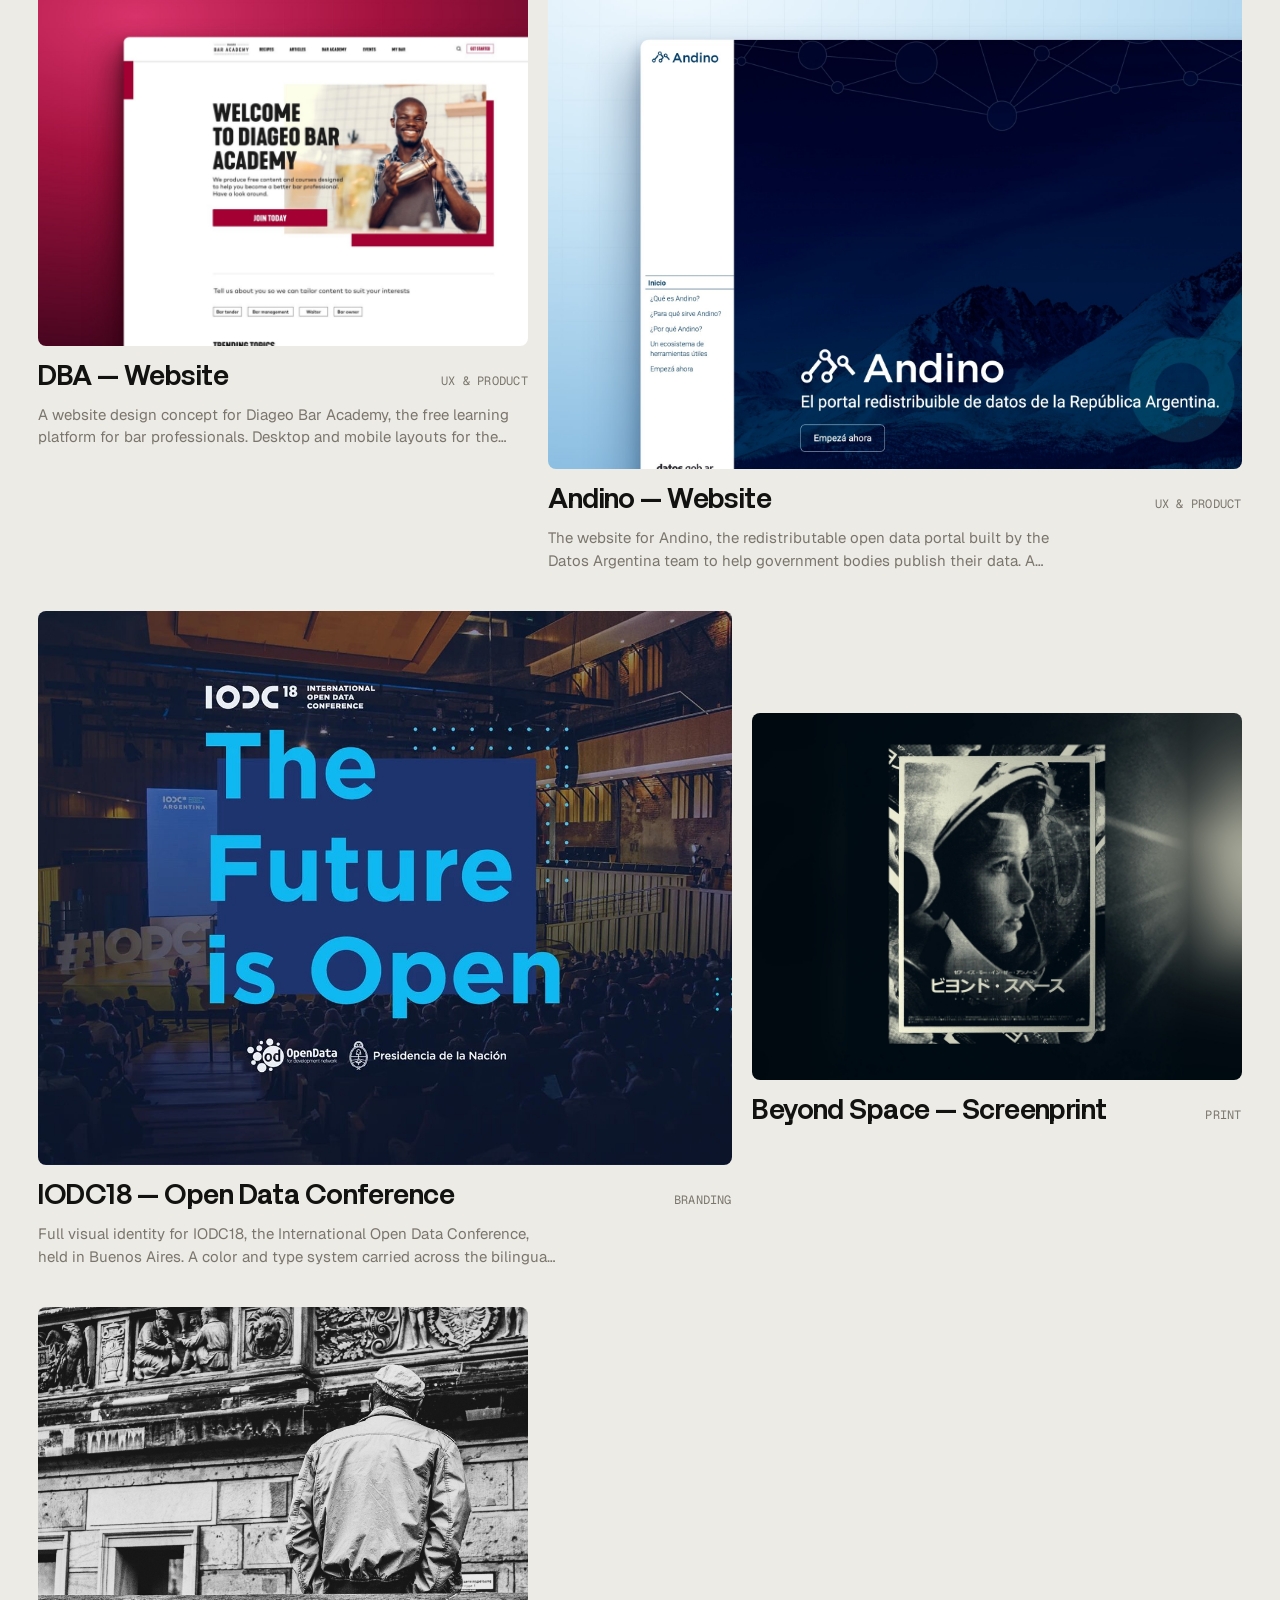
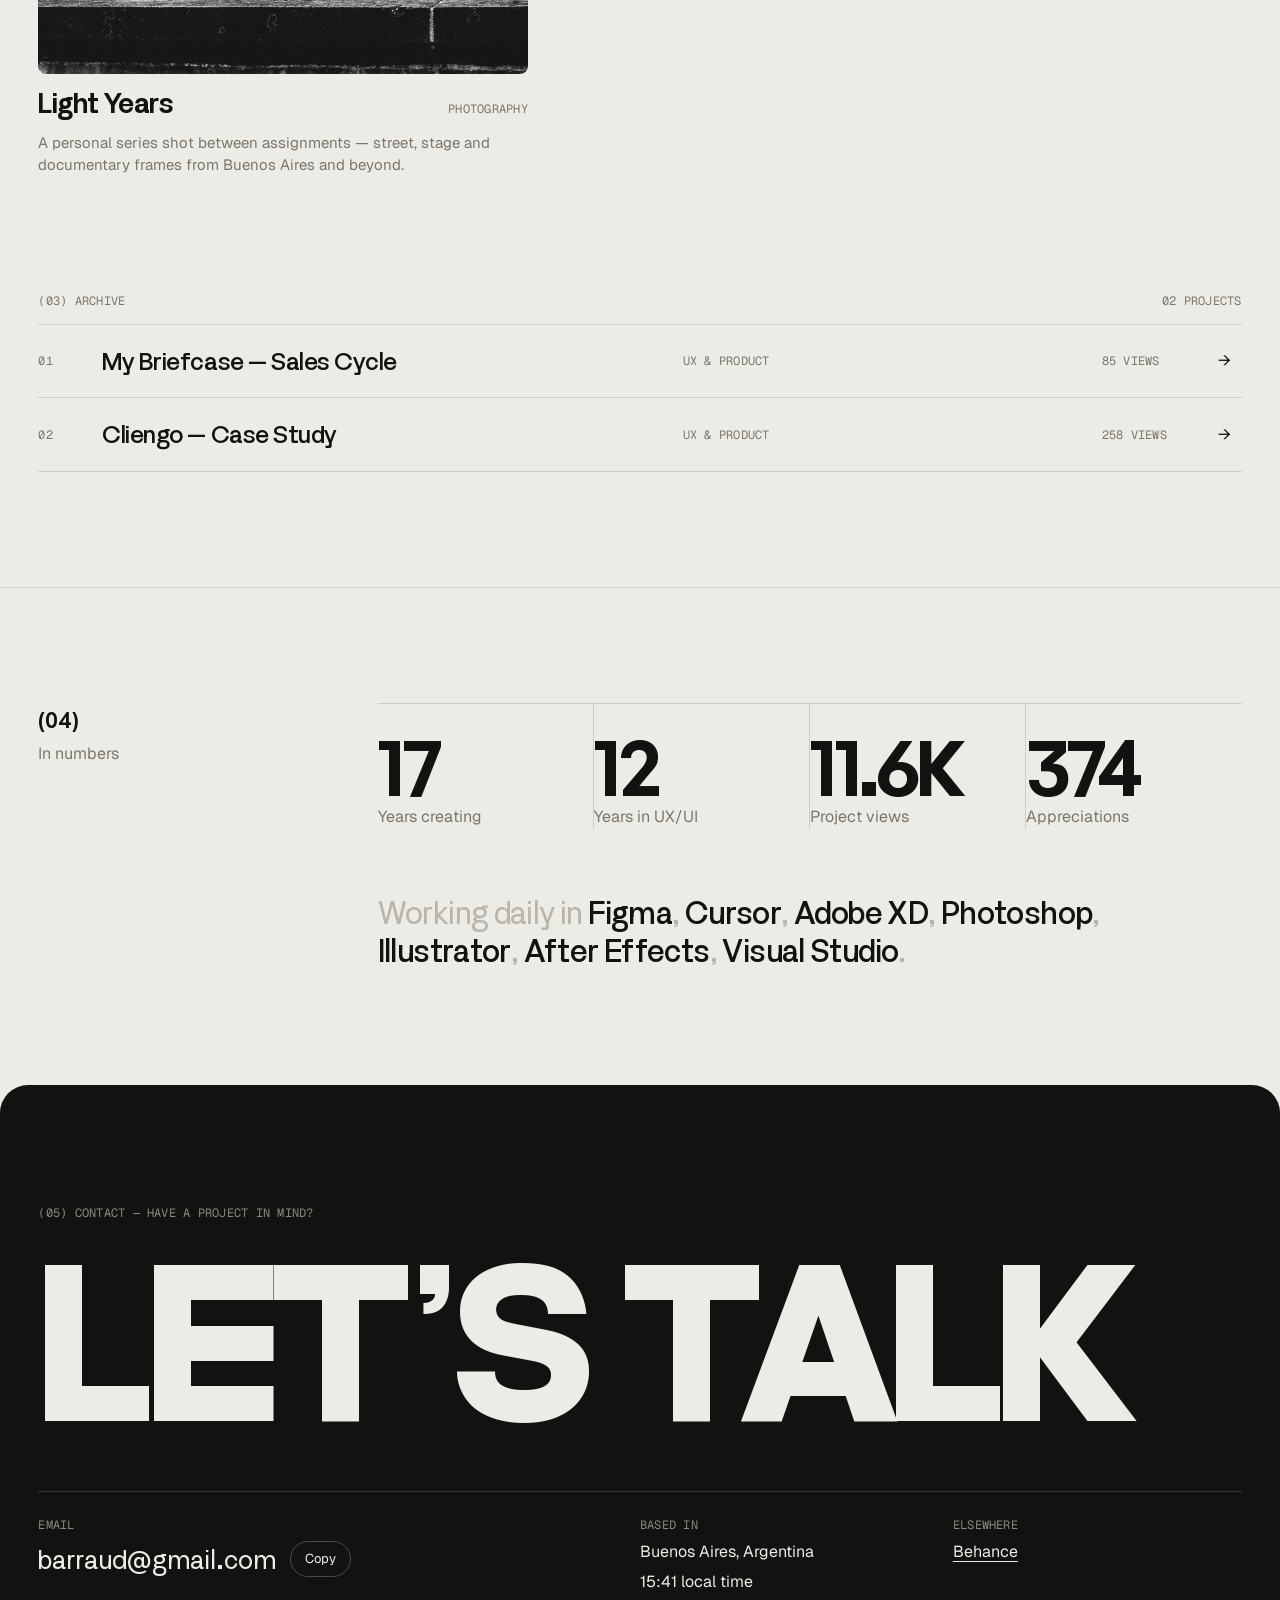
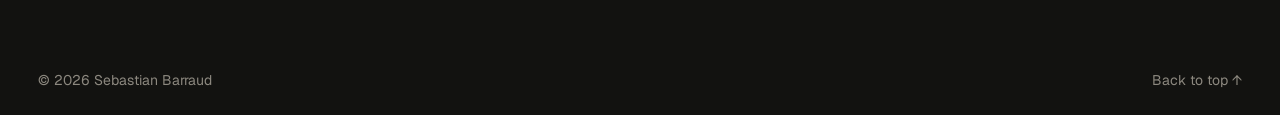
<file: work.html>
<!DOCTYPE html>
<html lang="en">
<head>
<meta charset="UTF-8">
<meta name="viewport" content="width=device-width, initial-scale=1">
<title>Sebastian Barraud — UX/UI Designer & Photographer</title>
<meta name="description" content="Sebastian Barraud is a senior UX/UI designer and photographer in Buenos Aires. Product design, branding, motion and print.">
<meta property="og:type" content="website">
<meta property="og:title" content="Sebastian Barraud — UX/UI Designer & Photographer">
<meta property="og:description" content="Product design, branding, motion and print. Buenos Aires, Argentina.">
<meta name="theme-color" content="#F1EFEA" media="(prefers-color-scheme: light)">
<meta name="theme-color" content="#0F0F0E" media="(prefers-color-scheme: dark)">
<link rel="icon" href="data:image/svg+xml,%3Csvg xmlns='http://www.w3.org/2000/svg' viewBox='0 0 32 32'%3E%3Crect width='32' height='32' rx='16' fill='%23121210'/%3E%3Ccircle cx='16' cy='16' r='6' fill='%23FF4A1C'/%3E%3C/svg%3E">

<link rel="preconnect" href="https://fonts.googleapis.com">
<link rel="preconnect" href="https://fonts.gstatic.com" crossorigin>
<link href="https://fonts.googleapis.com/css2?family=Geist:wght@300..700&family=Geist+Mono:wght@400..600&display=swap" rel="stylesheet">

<!-- Display typeface (Artific) is self-hosted, not from Google Fonts — see fonts/Artific-Variable.woff2 and the @font-face rule at the top of css/styles.css -->
<link rel="preload" href="fonts/Artific-Variable.woff2" as="font" type="font/woff2" crossorigin>

<!-- Set theme before first paint so there's no light/dark flash -->
<script>
  (function () {
    var t = null;
    try { t = localStorage.getItem('theme'); } catch (e) {}
    if (!t) t = window.matchMedia && matchMedia('(prefers-color-scheme: dark)').matches ? 'dark' : 'light';
    document.documentElement.setAttribute('data-theme', t);
    document.documentElement.classList.add('js');
  })();
</script>

<link rel="stylesheet" href="css/styles.css">

<!-- work.html only shows project case studies (#/work/<slug>).
     Any other address goes back to the homepage (index.html). -->
<script>
  (function () {
    var isProject = function () { return /^#\/work\/[^/]+/.test(location.hash); };
    if (!isProject()) { location.replace('index.html' + (location.hash || '')); return; }
    window.addEventListener('hashchange', function (e) {
      if (!isProject()) { e.stopImmediatePropagation(); location.replace('index.html' + (location.hash || '#work')); }
    });
  })();
</script>
</head>
<body>

<a class="skip-link" href="#main">Skip to content</a>

<header class="site-header" id="siteHeader">
  <a class="brand" href="index.html" aria-label="Sebastian Barraud — home">
    <span class="brand-dot" aria-hidden="true"></span>
    <span id="brandName">Sebastian Barraud</span>
  </a>
  <nav class="site-nav" aria-label="Primary">
    <a href="index.html#work">Work</a>
    <a href="index.html#about">About</a>
    <a href="#contact" onclick="document.getElementById('contact').scrollIntoView({behavior:'smooth'});return false;">Contact</a>
  </nav>
  <div class="header-tools">
    <span class="clock" id="clock" aria-label="Local time in Buenos Aires"></span>
    <button class="icon-btn" id="themeToggle" type="button" aria-label="Switch to dark theme">
      <svg class="icon-moon" viewBox="0 0 24 24" width="18" height="18" fill="none" stroke="currentColor" stroke-width="1.6" stroke-linecap="round" stroke-linejoin="round" aria-hidden="true"><path d="M20 14.5A8 8 0 0 1 9.5 4a8 8 0 1 0 10.5 10.5z"/></svg>
      <svg class="icon-sun" viewBox="0 0 24 24" width="18" height="18" fill="none" stroke="currentColor" stroke-width="1.6" stroke-linecap="round" stroke-linejoin="round" aria-hidden="true"><circle cx="12" cy="12" r="4"/><path d="M12 2v2M12 20v2M4.9 4.9l1.4 1.4M17.7 17.7l1.4 1.4M2 12h2M20 12h2M4.9 19.1l1.4-1.4M17.7 6.3l1.4-1.4"/></svg>
    </button>
  </div>
</header>

<main id="main">

  <!-- ============ HOME ============ -->
  <div id="home">

    <section class="hero" id="top" aria-labelledby="heroTitle">
      <div class="hero-media" id="heroMedia" aria-hidden="true"></div>
      <div class="hero-top">
        <p class="hero-kicker"><span class="pulse" aria-hidden="true"></span><span id="heroKicker"></span></p>
      </div>

      <h1 class="hero-name" id="heroTitle">
        <span class="line"><span id="heroFirst">Sebastian</span></span>
        <span class="line line-2"><span><em id="heroLast">Barraud</em></span></span>
      </h1>

      <div class="hero-bottom">
        <p class="hero-tagline" id="heroTagline"></p>
        <dl class="hero-meta" id="heroMeta"></dl>
        <a class="hero-cue" href="#work" data-nav="work">
          <span>Selected work</span>
          <span class="hero-cue-count" id="heroCount"></span>
          <svg viewBox="0 0 24 24" width="20" height="20" fill="none" stroke="currentColor" stroke-width="1.5" aria-hidden="true"><path d="M12 4v16M5 13l7 7 7-7"/></svg>
        </a>
      </div>
    </section>

    <div class="marquee" aria-hidden="true">
      <div class="marquee-track" id="marquee"></div>
    </div>

    <section class="work" id="work" aria-labelledby="workTitle">
      <div class="work-head">
        <h2 class="section-title" id="workTitle">Selected <em>work</em><sup id="workCount"></sup></h2>
        <div class="view-toggle" role="group" aria-label="Layout">
          <button type="button" data-view="list" aria-pressed="false">
            <svg viewBox="0 0 24 24" width="16" height="16" fill="none" stroke="currentColor" stroke-width="1.6" stroke-linecap="round" aria-hidden="true"><path d="M4 7h16M4 12h16M4 17h16"/></svg>List
          </button>
          <button type="button" data-view="grid" aria-pressed="true">
            <svg viewBox="0 0 24 24" width="16" height="16" fill="none" stroke="currentColor" stroke-width="1.6" aria-hidden="true"><rect x="4" y="4" width="7" height="7"/><rect x="13" y="4" width="7" height="7"/><rect x="4" y="13" width="7" height="7"/><rect x="13" y="13" width="7" height="7"/></svg>Grid
          </button>
        </div>
      </div>

      <div class="filters" id="filters" role="group" aria-label="Filter projects by category"></div>
      <p class="sr-only" id="filterStatus" aria-live="polite"></p>

      <div id="workList" class="work-list" data-view="grid"></div>
    </section>

    <section class="about" id="about" aria-labelledby="aboutTitle">
      <p class="label">(About)</p>
      <div class="about-main">
        <h2 class="about-statement" id="aboutTitle"></h2>
        <div class="about-cols">
          <div class="about-copy" id="aboutCopy"></div>
          <figure class="about-portrait" id="aboutPortrait" hidden></figure>
        </div>
        <dl class="about-stats" id="aboutStats"></dl>
        <div class="about-lists">
          <div>
            <h3 class="mini-title">Capabilities</h3>
            <ol class="cap-list" id="skillList"></ol>
          </div>
          <div>
            <h3 class="mini-title">Tools</h3>
            <ul class="tool-list" id="toolList"></ul>
          </div>
        </div>
      </div>
    </section>
  </div>

  <!-- ============ PROJECT PAGE (rendered by JS) ============ -->
  <article id="project" class="project" hidden></article>

  <noscript>
    <div style="padding:140px 24px 80px;max-width:640px">
      <h1>Sebastian Barraud</h1>
      <p>UX/UI designer &amp; photographer in Buenos Aires. This site needs JavaScript to show my work. You can also find it on <a href="https://www.behance.net/cotton">Behance</a>.</p>
    </div>
  </noscript>
</main>

<footer class="site-footer" id="contact">
  <p class="label">(Contact)</p>
  <a class="footer-big" id="footerBig" href="#">Let’s talk</a>
  <div class="footer-row">
    <a class="footer-email" id="footerEmail" href="#"></a>
    <button class="copy-btn" id="copyEmail" type="button">Copy email</button>
    <div class="footer-links" id="footerLinks"></div>
  </div>
  <div class="footer-bottom">
    <span>© <span id="year"></span> <span id="footName"></span></span>
    <span id="footWhere"></span>
    <a href="#" onclick="window.scrollTo({top:0,behavior:'smooth'});return false;">Back to top ↑</a>
  </div>
</footer>

<!-- cursor-following image preview (list view, desktop) -->
<div class="preview" id="preview" aria-hidden="true"><img alt="" id="previewImg"></div>
<div class="toast" id="toast" role="status" aria-live="polite"></div>

<!-- lightbox (click-to-enlarge for gallery blocks in a project's case study) -->
<div class="lightbox" id="lightbox" role="dialog" aria-modal="true" aria-label="Image viewer">
  <button class="lb-close" id="lbClose" type="button" aria-label="Close">
    <svg viewBox="0 0 24 24" width="18" height="18" fill="none" stroke="currentColor" stroke-width="1.6" stroke-linecap="round" aria-hidden="true"><path d="M5 5l14 14M19 5L5 19"/></svg>
  </button>
  <button class="lb-nav lb-prev" id="lbPrev" type="button" aria-label="Previous image">
    <svg viewBox="0 0 24 24" width="20" height="20" fill="none" stroke="currentColor" stroke-width="1.6" stroke-linecap="round" stroke-linejoin="round" aria-hidden="true"><path d="M15 5l-7 7 7 7"/></svg>
  </button>
  <img class="lb-img" id="lbImg" alt="" draggable="false">
  <button class="lb-nav lb-next" id="lbNext" type="button" aria-label="Next image">
    <svg viewBox="0 0 24 24" width="20" height="20" fill="none" stroke="currentColor" stroke-width="1.6" stroke-linecap="round" stroke-linejoin="round" aria-hidden="true"><path d="M9 5l7 7-7 7"/></svg>
  </button>
  <p class="lb-count" id="lbCount"></p>
</div>

<script src="data/site.js"></script>
<script>window.SITE.heroVideo = null;</script>
<script src="data/projects.js"></script>
<script src="js/app.js"></script>
</body>
</html>
</file>
<file: css/styles.css>
/* =====================================================================
   SEBASTIAN BARRAUD — PORTFOLIO
   Editorial redesign · light + dark · no build step
   ===================================================================== */

/* Display typeface — self-hosted, not on Google Fonts. Variable font:
   weight 100-900 via the normal `font-weight` property, plus a custom
   "obli" (oblique) axis used in place of a true italic — see the
   `--oblique` variable below and everywhere it's applied. */
@font-face{
  font-family:'Artific Variable';
  src:url('../fonts/Artific-Variable.woff2') format('woff2');
  font-weight:100 900;
  font-style:normal;
  font-display:swap;
}

:root{
  --bg:#F1EFEA;
  --bg-2:#E7E4DC;
  --card:#E1DED5;
  --ink:#121210;
  --muted:#65625A;
  --line:rgba(18,18,16,.16);
  --accent:#FF4A1C;
  --on-accent:#121210;

  --serif:'Artific Variable','Archivo','Helvetica Neue',Arial,sans-serif;
  --oblique:"obli" 3.5467071533203125;   /* the font's built-in slant axis, used instead of font-style:italic */
  --sans:'Geist',system-ui,-apple-system,'Segoe UI',Roboto,sans-serif;
  --mono:'Geist Mono',ui-monospace,'SF Mono',Menlo,monospace;

  --pad:clamp(20px,4.2vw,64px);
  --ease:cubic-bezier(.2,.7,.15,1);
  --header-h:68px;
  color-scheme:light;
}
[data-theme="dark"]{
  --bg:#0F0F0E;
  --bg-2:#171715;
  --card:#1D1D1A;
  --ink:#EDEBE4;
  --muted:#9A978D;
  --line:rgba(237,235,228,.16);
  --accent:#FF6B3D;
  --on-accent:#0F0F0E;
  color-scheme:dark;
}

*,*::before,*::after{box-sizing:border-box;margin:0;padding:0;}
html{scroll-behavior:smooth;-webkit-text-size-adjust:100%;}
body{
  background:var(--bg);color:var(--ink);
  font-family:var(--sans);font-size:16px;line-height:1.55;
  -webkit-font-smoothing:antialiased;text-rendering:optimizeLegibility;
  overflow-x:hidden;
  transition:background-color .35s var(--ease),color .35s var(--ease);
}
a{color:inherit;text-decoration:none;}
button{font:inherit;color:inherit;background:none;border:0;cursor:pointer;}
img{display:block;max-width:100%;}
ul,ol{list-style:none;}
[hidden]{display:none !important;}
::selection{background:var(--accent);color:var(--on-accent);}

:focus-visible{outline:2px solid var(--ink);outline-offset:3px;border-radius:2px;}
.site-footer :focus-visible{outline-color:var(--bg);}

.sr-only{position:absolute;width:1px;height:1px;overflow:hidden;clip:rect(0 0 0 0);white-space:nowrap;}
.skip-link{
  position:fixed;left:16px;top:-60px;z-index:400;
  background:var(--ink);color:var(--bg);padding:10px 16px;border-radius:999px;
  font-family:var(--mono);font-size:12px;transition:top .2s;
}
.skip-link:focus{top:14px;}

/* paper grain */
body::after{
  content:"";position:fixed;inset:0;pointer-events:none;z-index:500;opacity:.045;
  background-image:url("data:image/svg+xml,%3Csvg xmlns='http://www.w3.org/2000/svg' width='160' height='160'%3E%3Cfilter id='n'%3E%3CfeTurbulence type='fractalNoise' baseFrequency='.85' numOctaves='2' stitchTiles='stitch'/%3E%3C/filter%3E%3Crect width='100%25' height='100%25' filter='url(%23n)'/%3E%3C/svg%3E");
}
[data-theme="dark"] body::after{opacity:.07;}

.label,.mini-title,.section-title sup,.hero-kicker,.hero-meta dt,.row-num,.row-cat,.filter-chip,
.view-toggle button,.clock,.site-nav a,.copy-btn,.footer-bottom,.pj-back,.pj-count,.pj-meta dt,.caption,
.about-stats dt,.toast{
  font-family:var(--mono);font-size:12px;letter-spacing:.06em;text-transform:uppercase;
}
.label{color:var(--muted);}

/* =====================================================================
   HEADER
   ===================================================================== */
.site-header{
  position:fixed;top:0;left:0;right:0;z-index:200;height:var(--header-h);
  display:grid;grid-template-columns:1fr auto 1fr;align-items:center;
  padding:0 var(--pad);
  background:color-mix(in srgb,var(--bg) 82%,transparent);
  backdrop-filter:blur(14px) saturate(1.2);-webkit-backdrop-filter:blur(14px) saturate(1.2);
  border-bottom:1px solid var(--line);
  transition:transform .4s var(--ease),background-color .35s;
}
.site-header.is-hidden{transform:translateY(-101%);}
.brand{display:inline-flex;align-items:center;gap:10px;font-weight:500;font-size:15px;letter-spacing:-.01em;justify-self:start;}
.brand-dot{width:9px;height:9px;border-radius:50%;background:var(--accent);transition:transform .4s var(--ease);}
.brand:hover .brand-dot{transform:scale(1.7);}
.site-nav{display:flex;gap:clamp(18px,3vw,40px);}
.site-nav a{position:relative;padding:6px 0;color:var(--muted);transition:color .2s;}
.site-nav a::after{
  content:"";position:absolute;left:0;right:0;bottom:1px;height:1px;background:currentColor;
  transform:scaleX(0);transform-origin:left;transition:transform .35s var(--ease);
}
.site-nav a:hover{color:var(--ink);}
.site-nav a:hover::after{transform:scaleX(1);}
.header-tools{display:flex;align-items:center;gap:16px;justify-self:end;}
.clock{color:var(--muted);font-variant-numeric:tabular-nums;}
.icon-btn{
  width:38px;height:38px;border-radius:50%;border:1px solid var(--line);
  display:grid;place-items:center;transition:background-color .2s,border-color .2s,transform .4s var(--ease);
}
.icon-btn:hover{border-color:var(--ink);transform:rotate(18deg);}
.icon-sun{display:none;}
[data-theme="dark"] .icon-sun{display:block;}
[data-theme="dark"] .icon-moon{display:none;}

@media (max-width:720px){
  .site-header{grid-template-columns:1fr auto;}
  .site-nav{display:none;}
  .clock{display:none;}
  .brand{font-size:14px;}
}

/* =====================================================================
   HERO
   ===================================================================== */
.hero{
  position:relative;isolation:isolate;
  min-height:100svh;
  padding:calc(var(--header-h) + 32px) var(--pad) 40px;
  display:flex;flex-direction:column;justify-content:space-between;gap:40px;
}

/* Optional full-bleed background video/image behind the hero text — only
   appears once SITE.heroVideo is set in data/site.js; empty otherwise. */
.hero-media{position:absolute;inset:0;z-index:-1;overflow:hidden;background:var(--bg);}
.hero-media video,.hero-media img{position:absolute;inset:0;width:100%;height:100%;object-fit:cover;display:block;}
.hero-media.is-active::after{
  content:"";position:absolute;inset:0;
  /* The actual reel is a dark, low-contrast macro shot, so the scrim sits
     lighter than a generic default and still keeps the name/tagline legible
     in both themes — enough wash to read, enough video to feel alive. */
  background:linear-gradient(180deg,
    color-mix(in srgb, var(--bg) 44%, transparent) 0%,
    color-mix(in srgb, var(--bg) 60%, transparent) 45%,
    var(--bg) 100%);
}
@media (prefers-reduced-motion: reduce){
  .hero-media video{display:none;}
}

.hero-kicker{display:flex;align-items:center;gap:12px;color:var(--muted);}
.pulse{position:relative;width:8px;height:8px;border-radius:50%;background:var(--accent);}
.pulse::after{
  content:"";position:absolute;inset:-6px;border-radius:50%;border:1px solid var(--accent);
  animation:pulse 2.4s var(--ease) infinite;
}
@keyframes pulse{0%{transform:scale(.4);opacity:.9;}100%{transform:scale(1.5);opacity:0;}}

.hero-name{
  font-family:var(--serif);font-weight:400;
  font-size:clamp(68px,min(21vw,33vh),340px);
  line-height:.84;letter-spacing:-.035em;
  margin:auto 0;
}
.hero-name .line{display:block;overflow:hidden;padding:.06em .04em .1em;margin:-.06em -.04em -.1em;}
.hero-name .line > span{display:inline-block;will-change:transform;}
.hero-name em{font-style:normal;font-variation-settings:var(--oblique);letter-spacing:-.045em;}
html.js .hero-name .line > span{transform:translateY(112%);}
html.js.is-loaded .hero-name .line > span{transform:none;transition:transform 1.1s var(--ease);}
html.js.is-loaded .hero-name .line-2 > span{transition-delay:.12s;}
html.js .hero-kicker,html.js .hero-bottom{opacity:0;transform:translateY(14px);}
html.js.is-loaded .hero-kicker,html.js.is-loaded .hero-bottom{opacity:1;transform:none;transition:opacity .9s .5s,transform .9s .5s var(--ease);}

.hero-bottom{
  display:grid;grid-template-columns:minmax(0,1.2fr) minmax(0,1fr) auto;gap:clamp(24px,5vw,80px);
  align-items:end;padding-top:28px;border-top:1px solid var(--line);
}
.hero-tagline{font-size:clamp(17px,1.6vw,22px);line-height:1.4;letter-spacing:-.01em;max-width:34ch;}
.hero-meta{display:grid;grid-template-columns:auto 1fr;gap:8px 24px;align-content:end;}
.hero-meta dt{color:var(--muted);}
.hero-meta dd{font-size:15px;}
.hero-cue{display:flex;align-items:center;gap:14px;font-family:var(--mono);font-size:12px;letter-spacing:.06em;text-transform:uppercase;}
.hero-cue svg{transition:transform .4s var(--ease);}
.hero-cue:hover svg{transform:translateY(6px);}
.hero-cue-count{color:var(--muted);}
@media (max-width:720px){
  .hero-name{font-size:min(27vw,20vh);}
}
@media (max-width:900px){
  .hero-bottom{grid-template-columns:1fr;gap:24px;}
  .hero-cue{justify-content:space-between;padding-top:18px;border-top:1px solid var(--line);}
  .hero-name .line-2{padding-left:8vw;}
}

/* marquee */
.marquee{overflow:hidden;background:var(--accent);color:var(--on-accent);}
.marquee-track{display:flex;width:max-content;animation:marq 46s linear infinite;}
.marquee:hover .marquee-track{animation-play-state:paused;}
.marquee-item{
  display:flex;align-items:center;gap:clamp(20px,3vw,44px);padding:14px clamp(10px,1.6vw,22px) 16px clamp(20px,3vw,44px);
  font-family:var(--serif);font-style:normal;font-variation-settings:var(--oblique);font-size:clamp(30px,4.4vw,60px);line-height:1;white-space:nowrap;
}
.marquee-item svg{flex:none;width:.6em;height:.6em;}
@keyframes marq{to{transform:translateX(-50%);}}

/* =====================================================================
   WORK
   ===================================================================== */
.work{padding:clamp(72px,10vw,150px) var(--pad) clamp(72px,10vw,140px);}
.work-head{display:flex;align-items:flex-end;justify-content:space-between;gap:24px;flex-wrap:wrap;margin-bottom:clamp(28px,4vw,48px);}
.section-title{
  font-family:var(--serif);font-weight:400;font-size:clamp(46px,8vw,128px);
  line-height:.9;letter-spacing:-.03em;
}
.section-title em{font-style:normal;font-variation-settings:var(--oblique);}
.section-title sup{font-size:12px;vertical-align:top;margin-left:.6em;position:relative;top:.6em;color:var(--muted);}

.view-toggle{display:flex;border:1px solid var(--line);border-radius:999px;padding:3px;}
.view-toggle button{
  display:flex;align-items:center;gap:8px;padding:9px 16px;border-radius:999px;color:var(--muted);
  transition:background-color .25s,color .25s;
}
.view-toggle button:hover{color:var(--ink);}
.view-toggle button[aria-pressed="true"]{background:var(--ink);color:var(--bg);}

.filters{display:flex;flex-wrap:wrap;gap:8px;margin-bottom:clamp(20px,3vw,36px);}
.filter-chip{
  display:inline-flex;align-items:center;gap:8px;padding:9px 15px;border-radius:999px;
  border:1px solid var(--line);transition:background-color .2s,color .2s,border-color .2s;
}
.filter-chip i{width:7px;height:7px;border-radius:50%;background:var(--dot,var(--ink));}
.filter-chip sup{font-size:10px;color:var(--muted);letter-spacing:0;}
.filter-chip:hover{border-color:var(--ink);}
.filter-chip[aria-pressed="true"]{background:var(--ink);color:var(--bg);border-color:var(--ink);}
.filter-chip[aria-pressed="true"] sup{color:inherit;opacity:.7;}

/* one markup, two layouts ------------------------------------------------ */
.row{display:block;position:relative;}
.row[hidden]{display:none;}
.row-thumb{display:block;position:relative;overflow:hidden;background:var(--card);}
.row-thumb img{width:100%;height:100%;object-fit:cover;}
.row-thumb.is-broken::before{
  content:attr(data-title);position:absolute;inset:0;display:grid;place-items:center;padding:16px;text-align:center;
  font-family:var(--serif);font-size:24px;line-height:1.1;color:var(--muted);
}
.row-dot{display:inline-block;width:7px;height:7px;border-radius:50%;background:var(--dot);margin-right:9px;vertical-align:1px;}
.row-cat{color:var(--muted);}

/* — LIST view — */
.work-list[data-view="list"]{border-top:1px solid var(--line);}
.work-list[data-view="list"] .row{
  display:grid;grid-template-columns:64px minmax(0,1fr) auto 36px;align-items:center;column-gap:24px;
  padding:clamp(18px,2.2vw,30px) 0;border-bottom:1px solid var(--line);
}
.work-list[data-view="list"] .row-thumb{display:none;}
.work-list[data-view="list"] .row-num{color:var(--muted);}
.row-title{
  font-family:var(--serif);font-size:clamp(32px,5vw,76px);line-height:1;letter-spacing:-.025em;
  transition:transform .5s var(--ease);
}
.row-arrow{justify-self:end;font-size:22px;opacity:0;transform:translate(-8px,8px);transition:opacity .3s,transform .4s var(--ease);}

@media (hover:hover) and (min-width:721px){
  .work-list[data-view="list"]:hover .row:not(:hover){opacity:.28;}
  .work-list[data-view="list"] .row:hover .row-title{transform:translateX(clamp(8px,1.4vw,22px));}
  .work-list[data-view="list"] .row:hover .row-arrow{opacity:1;transform:none;}
}
.work-list[data-view="list"] .row:focus-visible{outline-offset:-2px;}

/* — GRID view — */
.work-list[data-view="grid"]{
  display:grid;grid-template-columns:repeat(2,minmax(0,1fr));gap:clamp(40px,5vw,72px) clamp(16px,2.4vw,36px);
}
@media (min-width:1200px){ .work-list[data-view="grid"]{grid-template-columns:repeat(3,minmax(0,1fr));} }
@media (max-width:640px){ .work-list[data-view="grid"]{grid-template-columns:1fr;} }
.work-list[data-view="grid"] .row-thumb{aspect-ratio:4/3;}
.work-list[data-view="grid"] .row-thumb img{transition:transform .9s var(--ease);}
.work-list[data-view="grid"] .row:hover .row-thumb img{transform:scale(1.05);}
.work-list[data-view="grid"] .row-num{
  position:absolute;top:12px;left:12px;z-index:2;padding:5px 9px;border-radius:999px;
  background:var(--bg);color:var(--ink);font-size:11px;
}
.work-list[data-view="grid"] .row-title{display:block;font-size:clamp(28px,2.6vw,40px);margin-top:16px;}
.work-list[data-view="grid"] .row-cat{display:block;margin-top:8px;}
.work-list[data-view="grid"] .row-arrow{display:none;}
.work-list[data-view="grid"] .row-thumb::after{
  content:"View project ↗";position:absolute;left:12px;bottom:12px;z-index:2;
  font-family:var(--mono);font-size:11px;letter-spacing:.06em;text-transform:uppercase;
  background:var(--ink);color:var(--bg);padding:8px 13px;border-radius:999px;
  opacity:0;transform:translateY(8px);transition:opacity .3s,transform .4s var(--ease);
}
.work-list[data-view="grid"] .row:hover .row-thumb::after,
.work-list[data-view="grid"] .row:focus-visible .row-thumb::after{opacity:1;transform:none;}

/* — LIST on touch / small screens: show thumbnails — */
@media (max-width:720px), (hover:none){
  .work-list[data-view="list"] .row{
    grid-template-columns:84px minmax(0,1fr) 24px;
    grid-template-areas:"thumb title arrow" "thumb cat arrow";
    column-gap:16px;row-gap:4px;
  }
  .work-list[data-view="list"] .row-thumb{display:block;grid-area:thumb;width:84px;aspect-ratio:1;border-radius:3px;}
  .work-list[data-view="list"] .row-num{display:none;}
  .work-list[data-view="list"] .row-title{grid-area:title;font-size:26px;align-self:end;}
  .work-list[data-view="list"] .row-cat{grid-area:cat;align-self:start;}
  .work-list[data-view="list"] .row-arrow{grid-area:arrow;opacity:.5;transform:none;}
}

/* cursor-following preview */
.preview{
  position:fixed;left:0;top:0;z-index:150;pointer-events:none;
  width:clamp(240px,24vw,380px);aspect-ratio:4/3;background:var(--card);border-radius:3px;overflow:hidden;
  opacity:0;clip-path:inset(0 0 100% 0);
  transition:opacity .25s,clip-path .55s var(--ease);
  box-shadow:0 30px 60px -20px rgba(0,0,0,.35);
  will-change:transform;
}
.preview.is-on{opacity:1;clip-path:inset(0 0 0 0);}
.preview img{width:100%;height:100%;object-fit:cover;transform:scale(1.15);transition:transform .8s var(--ease);}
.preview.is-on img{transform:scale(1);}
@media (hover:none), (max-width:720px){ .preview{display:none;} }

/* =====================================================================
   ABOUT
   ===================================================================== */
.about{
  padding:clamp(72px,10vw,150px) var(--pad);
  border-top:1px solid var(--line);
  display:grid;grid-template-columns:minmax(80px,.22fr) minmax(0,1fr);gap:clamp(24px,4vw,64px);
}
@media (max-width:820px){ .about{grid-template-columns:1fr;gap:20px;} }
.about-statement{
  font-family:var(--serif);font-weight:400;font-size:clamp(40px,6.4vw,104px);line-height:.98;letter-spacing:-.03em;
  max-width:16ch;margin-bottom:clamp(36px,5vw,72px);
}
.about-statement em{font-style:normal;font-variation-settings:var(--oblique);}
.about-cols{display:grid;grid-template-columns:minmax(0,1fr);gap:40px;}
.about-cols:has(.about-portrait:not([hidden])){grid-template-columns:minmax(0,1.3fr) minmax(0,.7fr);}
@media (max-width:820px){ .about-cols:has(.about-portrait:not([hidden])){grid-template-columns:1fr;} }
.about-copy{max-width:58ch;display:grid;gap:20px;}
.about-copy p{font-size:clamp(17px,1.5vw,20px);line-height:1.6;}
.about-copy p:first-child{font-size:clamp(19px,1.9vw,26px);line-height:1.45;letter-spacing:-.01em;}
.about-copy p + p{color:var(--muted);}
.about-portrait img{width:100%;aspect-ratio:4/5;object-fit:cover;filter:grayscale(1) contrast(1.05);transition:filter .6s;}
.about-portrait:hover img{filter:none;}

.about-stats{
  display:grid;grid-template-columns:repeat(auto-fit,minmax(150px,1fr));gap:24px;
  margin:clamp(48px,7vw,96px) 0;padding:28px 0;border-block:1px solid var(--line);
}
.about-stats div{display:flex;flex-direction:column-reverse;gap:6px;}
.about-stats dd{font-family:var(--serif);font-size:clamp(48px,6vw,88px);line-height:1;letter-spacing:-.03em;font-variant-numeric:lining-nums;}
.about-stats dt{color:var(--muted);}

.about-lists{display:grid;grid-template-columns:repeat(2,minmax(0,1fr));gap:clamp(32px,5vw,80px);}
@media (max-width:720px){ .about-lists{grid-template-columns:1fr;} }
.mini-title{color:var(--muted);font-weight:400;margin-bottom:18px;}
.cap-list{counter-reset:cap;border-top:1px solid var(--line);}
.cap-list li{
  counter-increment:cap;display:flex;align-items:baseline;gap:18px;padding:13px 0;border-bottom:1px solid var(--line);
  font-size:clamp(18px,1.6vw,22px);letter-spacing:-.01em;transition:padding .4s var(--ease);
}
.cap-list li::before{content:counter(cap,decimal-leading-zero);font-family:var(--mono);font-size:11px;color:var(--muted);}
.cap-list li:hover{padding-left:12px;}
.tool-list{display:flex;flex-wrap:wrap;gap:8px;}
.tool-list li{font-family:var(--mono);font-size:12px;padding:9px 14px;border:1px solid var(--line);border-radius:999px;transition:background-color .2s,color .2s;}
.tool-list li:hover{background:var(--ink);color:var(--bg);}

/* =====================================================================
   PROJECT PAGE
   ===================================================================== */
.project{padding:calc(var(--header-h) + clamp(24px,3vw,44px)) var(--pad) 0;min-height:100svh;}
.pj-top{display:flex;justify-content:space-between;align-items:center;gap:16px;margin-bottom:clamp(36px,6vw,80px);}
.pj-back{display:inline-flex;align-items:center;gap:10px;padding:10px 16px 10px 12px;border:1px solid var(--line);border-radius:999px;transition:border-color .2s,gap .3s var(--ease);}
.pj-back:hover{border-color:var(--ink);gap:14px;}
.pj-pager{display:flex;align-items:center;gap:14px;}
.pj-count{color:var(--muted);font-variant-numeric:tabular-nums;}
.pj-arrow{width:38px;height:38px;border:1px solid var(--line);border-radius:50%;display:grid;place-items:center;transition:background-color .2s,color .2s,border-color .2s;}
.pj-arrow:hover{background:var(--ink);color:var(--bg);border-color:var(--ink);}

.pj-cat{display:inline-flex;align-items:center;font-family:var(--mono);font-size:12px;letter-spacing:.06em;text-transform:uppercase;color:var(--muted);margin-bottom:20px;}
.pj-title{
  font-family:var(--serif);font-weight:400;font-size:clamp(48px,9.4vw,168px);
  line-height:.9;letter-spacing:-.035em;max-width:14ch;
}
.pj-title:focus{outline:none;}
.pj-title.is-long{font-size:clamp(44px,7.6vw,132px);max-width:16ch;}

.pj-meta{
  display:grid;grid-template-columns:repeat(auto-fit,minmax(150px,1fr));gap:22px 28px;
  margin-top:clamp(32px,5vw,64px);padding:22px 0;border-block:1px solid var(--line);
}
.pj-meta dt{color:var(--muted);margin-bottom:4px;}
.pj-meta dd{font-size:16px;}
.pj-meta a{border-bottom:1px solid currentColor;}

.pj-hero{margin-top:clamp(28px,4vw,56px);aspect-ratio:16/10;background:var(--card);overflow:hidden;position:relative;}
.pj-hero img{width:100%;height:100%;object-fit:contain;}
.pj-hero.is-broken::before{
  content:attr(data-title);position:absolute;inset:0;display:grid;place-items:center;padding:24px;text-align:center;
  font-family:var(--serif);font-size:clamp(28px,4vw,56px);color:var(--muted);
}
.pj-summary{
  font-size:clamp(22px,2.6vw,38px);line-height:1.25;letter-spacing:-.02em;
  max-width:32ch;margin:clamp(48px,7vw,110px) 0 0;
}

.pj-blocks{margin-top:clamp(56px,8vw,130px);display:grid;gap:clamp(48px,7vw,110px);}
.blk-text{display:grid;grid-template-columns:minmax(120px,.3fr) minmax(0,1fr);gap:24px clamp(24px,4vw,64px);}
.blk-text h3{font-family:var(--mono);font-weight:400;font-size:12px;letter-spacing:.06em;text-transform:uppercase;color:var(--muted);padding-top:.5em;}
.blk-text .body{max-width:60ch;display:grid;gap:1.1em;font-size:clamp(17px,1.5vw,20px);line-height:1.65;}
@media (max-width:760px){ .blk-text{grid-template-columns:1fr;} }
.blk-image img,.blk-gallery img{width:100%;height:auto;background:var(--card);}
.blk-video video{width:auto;max-width:100%;height:auto;max-height:82vh;display:block;margin:0 auto;background:var(--ink);border-radius:2px;}
.blk-video .video-frame{position:relative;width:100%;aspect-ratio:16/9;background:var(--ink);border-radius:2px;overflow:hidden;}
.blk-video .video-frame iframe{position:absolute;inset:0;width:100%;height:100%;border:0;}
.blk-gallery{display:grid;grid-template-columns:repeat(auto-fit,minmax(min(100%,300px),1fr));gap:clamp(12px,2vw,24px);}
.caption{color:var(--muted);margin-top:12px;font-size:11px;}
.blk-stats{display:grid;grid-template-columns:repeat(auto-fit,minmax(170px,1fr));gap:24px;padding:32px 0;border-block:1px solid var(--line);}
.blk-stats b{display:block;font-family:var(--serif);font-weight:400;font-size:clamp(56px,7vw,110px);line-height:1;letter-spacing:-.03em;}
.blk-stats span{font-family:var(--mono);font-size:12px;letter-spacing:.06em;text-transform:uppercase;color:var(--muted);}
.blk-quote{max-width:24ch;margin:0 auto;text-align:center;}
.blk-quote p{font-family:var(--serif);font-style:normal;font-variation-settings:var(--oblique);font-size:clamp(34px,5vw,72px);line-height:1.05;letter-spacing:-.02em;}
.blk-quote cite{display:block;margin-top:22px;font-style:normal;font-family:var(--mono);font-size:12px;letter-spacing:.06em;text-transform:uppercase;color:var(--muted);}

.pj-soon{
  margin-top:clamp(48px,7vw,96px);padding:clamp(24px,4vw,48px);
  border:1px solid var(--line);display:flex;flex-wrap:wrap;justify-content:space-between;align-items:center;gap:20px;
}
.pj-soon p{font-family:var(--serif);font-size:clamp(26px,3vw,42px);line-height:1.1;letter-spacing:-.02em;max-width:22ch;}
.pj-soon p span{display:block;font-family:var(--sans);font-size:15px;letter-spacing:0;color:var(--muted);margin-top:12px;max-width:44ch;line-height:1.5;}
.btn{
  display:inline-flex;align-items:center;gap:10px;padding:14px 22px;border-radius:999px;background:var(--ink);color:var(--bg);
  font-family:var(--mono);font-size:12px;letter-spacing:.06em;text-transform:uppercase;transition:background-color .25s,color .25s,transform .35s var(--ease);
}
.btn:hover{background:var(--accent);color:var(--on-accent);transform:translateY(-2px);}

.pj-next{
  display:grid;grid-template-columns:minmax(0,1fr) minmax(0,.42fr);gap:clamp(20px,4vw,64px);align-items:center;
  margin-top:clamp(72px,10vw,160px);padding:clamp(28px,4vw,56px) 0;border-top:1px solid var(--line);
}
@media (max-width:760px){ .pj-next{grid-template-columns:1fr;} }
.pj-next .label{display:block;margin-bottom:18px;}
.pj-next-title{font-family:var(--serif);font-size:clamp(40px,7vw,120px);line-height:.92;letter-spacing:-.03em;transition:transform .6s var(--ease);}
.pj-next:hover .pj-next-title{transform:translateX(clamp(6px,1.4vw,20px));}
.pj-next .row-thumb{aspect-ratio:4/3;}
.pj-next .row-thumb img{transition:transform .9s var(--ease);}
.pj-next:hover .row-thumb img{transform:scale(1.06);}

/* =====================================================================
   FOOTER
   ===================================================================== */
.site-footer{
  background:var(--ink);color:var(--bg);
  padding:clamp(64px,9vw,130px) var(--pad) 28px;
  --line:color-mix(in srgb,var(--bg) 22%,transparent);
}
.site-footer .label{color:color-mix(in srgb,var(--bg) 58%,transparent);}
/* matches the "LET'S TALK" in design-options/option-b.html */
.footer-big{
  display:block;margin:24px 0 clamp(40px,5vw,72px);
  font-family:var(--serif);font-weight:800;font-size:clamp(72px,17vw,320px);line-height:.82;letter-spacing:-.045em;
  text-transform:uppercase;
  transition:font-variation-settings .6s var(--ease),color .4s;
}
.footer-big:hover{font-variation-settings:var(--oblique);color:var(--accent);}
.footer-row{display:flex;flex-wrap:wrap;align-items:center;gap:16px 24px;padding:24px 0;border-top:1px solid var(--line);}
.footer-email{font-size:clamp(18px,2.2vw,30px);letter-spacing:-.01em;border-bottom:1px solid currentColor;padding-bottom:2px;transition:color .2s;}
.footer-email:hover{color:var(--accent);}
.copy-btn{padding:10px 16px;border:1px solid var(--line);border-radius:999px;transition:background-color .2s,color .2s;}
.copy-btn:hover{background:var(--bg);color:var(--ink);}
.footer-links{display:flex;gap:10px;margin-left:auto;flex-wrap:wrap;}
.footer-links a{font-family:var(--mono);font-size:12px;letter-spacing:.06em;text-transform:uppercase;padding:10px 16px;border:1px solid var(--line);border-radius:999px;transition:background-color .2s,color .2s;}
.footer-links a:hover{background:var(--bg);color:var(--ink);}
.footer-bottom{
  display:flex;justify-content:space-between;flex-wrap:wrap;gap:12px;margin-top:clamp(48px,7vw,96px);
  color:color-mix(in srgb,var(--bg) 58%,transparent);
}
.footer-bottom a:hover{color:var(--bg);}
@media (max-width:640px){ .footer-links{margin-left:0;} }

/* toast */
.toast{
  position:fixed;left:50%;bottom:28px;z-index:600;transform:translate(-50%,24px);opacity:0;pointer-events:none;
  background:var(--ink);color:var(--bg);padding:12px 20px;border-radius:999px;
  transition:opacity .3s,transform .5s var(--ease);
}
.toast.is-on{opacity:1;transform:translate(-50%,0);}

/* =====================================================================
   LIGHTBOX  (click-to-enlarge for gallery blocks)
   ===================================================================== */
html.lb-open{overflow:hidden;}
.lb-trigger{display:block;width:100%;padding:0;margin:0;border:0;background:none;cursor:zoom-in;}
.lb-trigger img{display:block;width:100%;height:auto;transition:opacity .2s;}
.lb-trigger:hover img{opacity:.85;}
.lb-trigger:focus-visible{outline:2px solid var(--accent);outline-offset:2px;}

.lightbox{
  /* Always a dark scrim with light chrome, regardless of site theme (--ink/--bg flip
     between light/dark mode, which would otherwise turn this into a light backdrop). */
  position:fixed;inset:0;z-index:800;display:none;align-items:center;justify-content:center;
  background:color-mix(in srgb, #121210 94%, transparent);
  opacity:0;transition:opacity .25s var(--ease);
}
.lightbox.is-open{display:flex;}
.lightbox.is-visible{opacity:1;}
.lb-img{
  max-width:min(92vw,1400px);max-height:86vh;object-fit:contain;
  box-shadow:0 40px 90px -30px rgba(0,0,0,.6);
  opacity:0;transform:scale(.97);transition:opacity .35s var(--ease),transform .4s var(--ease);
  cursor:zoom-in;touch-action:none;user-select:none;-webkit-user-select:none;
}
.lightbox.is-visible .lb-img{opacity:1;transform:none;}
.lb-img.is-zoomed{cursor:grab;}
.lb-img.is-zoomed.is-panning{cursor:grabbing;transition:none;}
.lb-close,.lb-nav{
  position:fixed;width:44px;height:44px;border-radius:50%;
  border:1px solid color-mix(in srgb, #EDEBE4 30%, transparent);
  background:color-mix(in srgb, #121210 35%, transparent);color:#EDEBE4;
  display:grid;place-items:center;transition:background-color .2s,border-color .2s,transform .3s var(--ease);
}
.lb-close:hover,.lb-nav:hover{border-color:#EDEBE4;}
.lb-close{top:24px;right:24px;}
.lb-nav{top:50%;transform:translateY(-50%);}
.lb-nav:hover{transform:translateY(-50%) scale(1.06);}
.lb-prev{left:24px;}
.lb-next{right:24px;}
.lb-nav[hidden]{display:none;}
.lb-count{
  position:fixed;left:50%;bottom:24px;transform:translateX(-50%);
  font-family:var(--mono);font-size:12px;letter-spacing:.06em;
  color:color-mix(in srgb, #EDEBE4 70%, transparent);
}
@media (max-width:640px){
  .lb-nav{width:38px;height:38px;}
  .lb-prev{left:10px;}
  .lb-next{right:10px;}
  .lb-close{top:14px;right:14px;}
}
@media (prefers-reduced-motion: reduce){
  .lightbox,.lb-img{transition:none;}
}

/* =====================================================================
   SCROLL REVEALS
   ===================================================================== */
html.js .reveal{opacity:0;transform:translateY(28px);transition:opacity .9s var(--ease),transform 1s var(--ease);transition-delay:var(--d,0s);}
html.js .reveal.is-in{opacity:1;transform:none;}

/* =====================================================================
   VIEW TRANSITIONS (page ↔ project)
   ===================================================================== */
::view-transition-old(root),::view-transition-new(root){animation-duration:.45s;animation-timing-function:var(--ease);}
::view-transition-group(*){animation-duration:.55s;animation-timing-function:var(--ease);}
::view-transition-group(root){animation-duration:.45s;}
::view-transition-group(pj-img){animation-duration:.7s;}
::view-transition-old(pj-img),::view-transition-new(pj-img){height:100%;object-fit:cover;}

/* =====================================================================
   REDUCED MOTION
   ===================================================================== */
@media (prefers-reduced-motion:reduce){
  html{scroll-behavior:auto;}
  *,*::before,*::after{animation-duration:.001ms !important;animation-iteration-count:1 !important;transition-duration:.001ms !important;transition-delay:0s !important;}
  .marquee-track{animation:none !important;}
  html.js .hero-name .line > span,html.js .hero-kicker,html.js .hero-bottom,html.js .reveal{opacity:1;transform:none;}
  ::view-transition-group(*),::view-transition-old(*),::view-transition-new(*){animation:none !important;}
}
</file>
